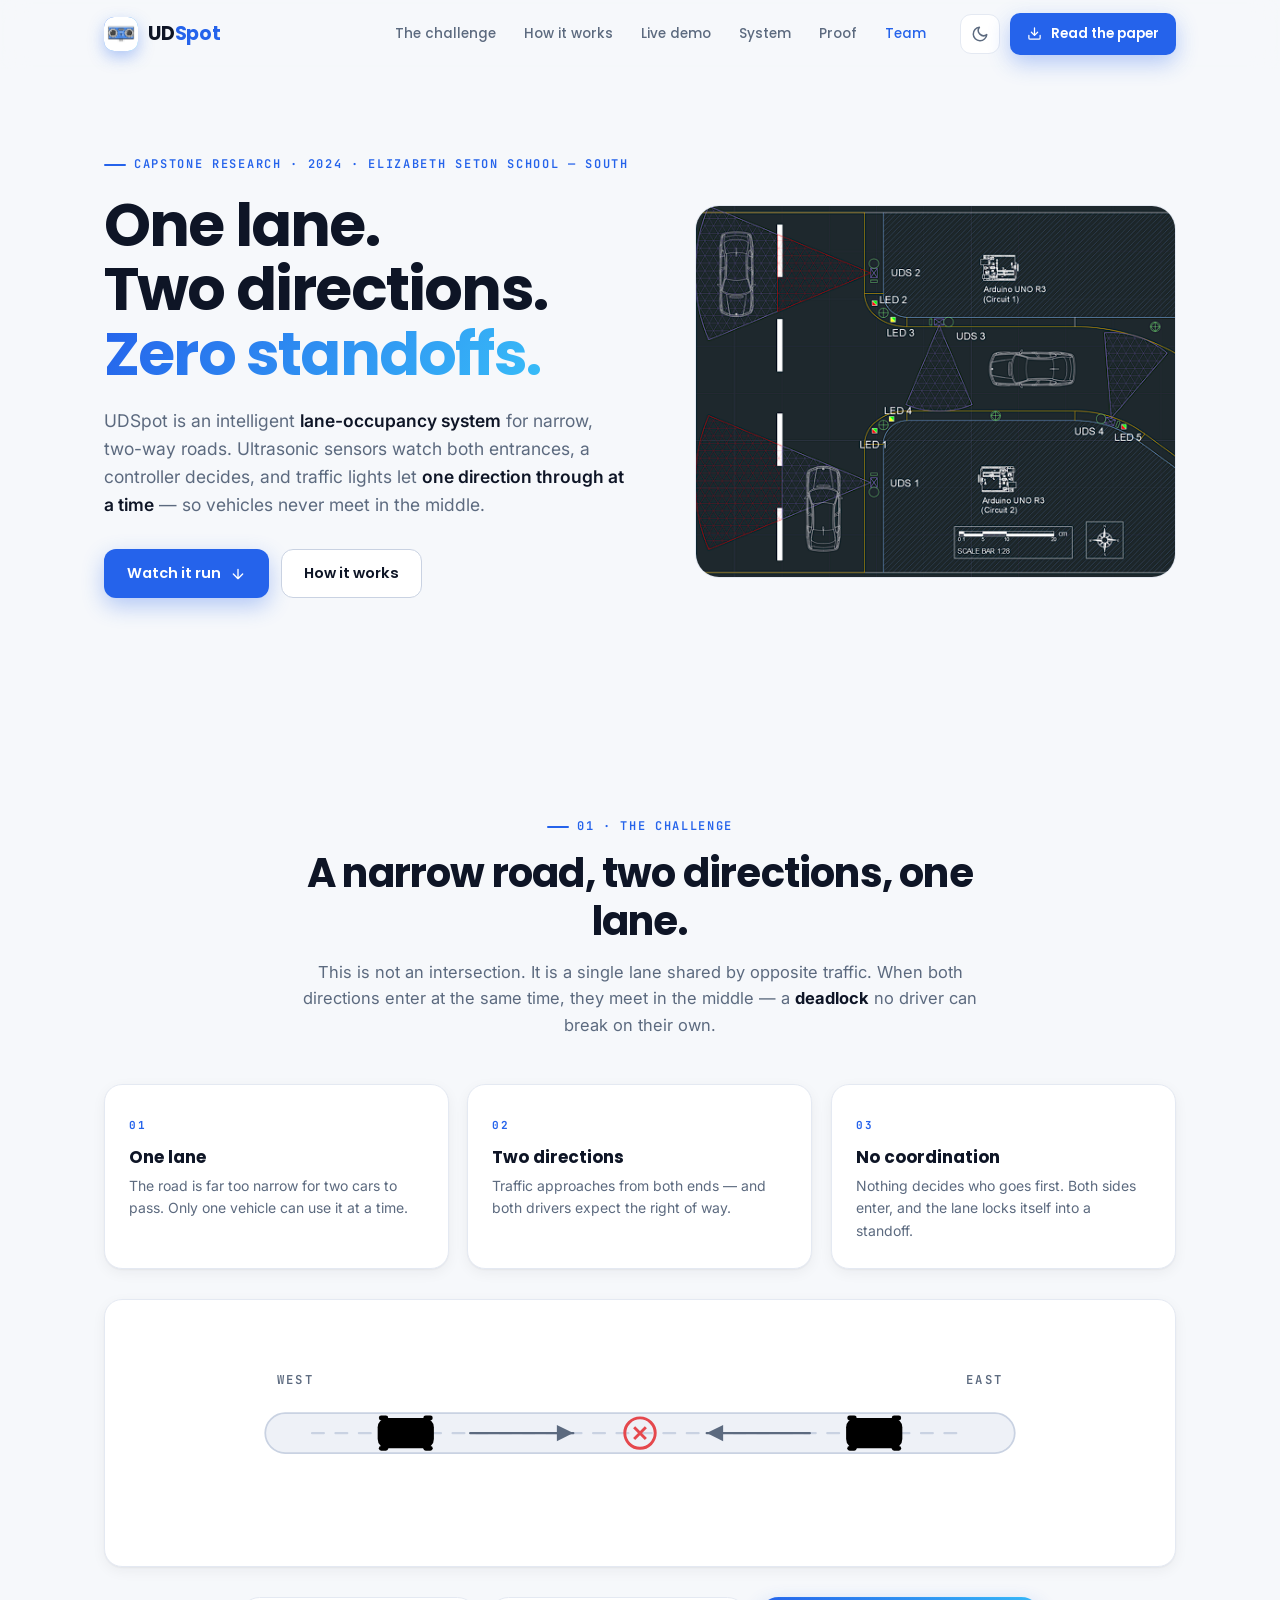
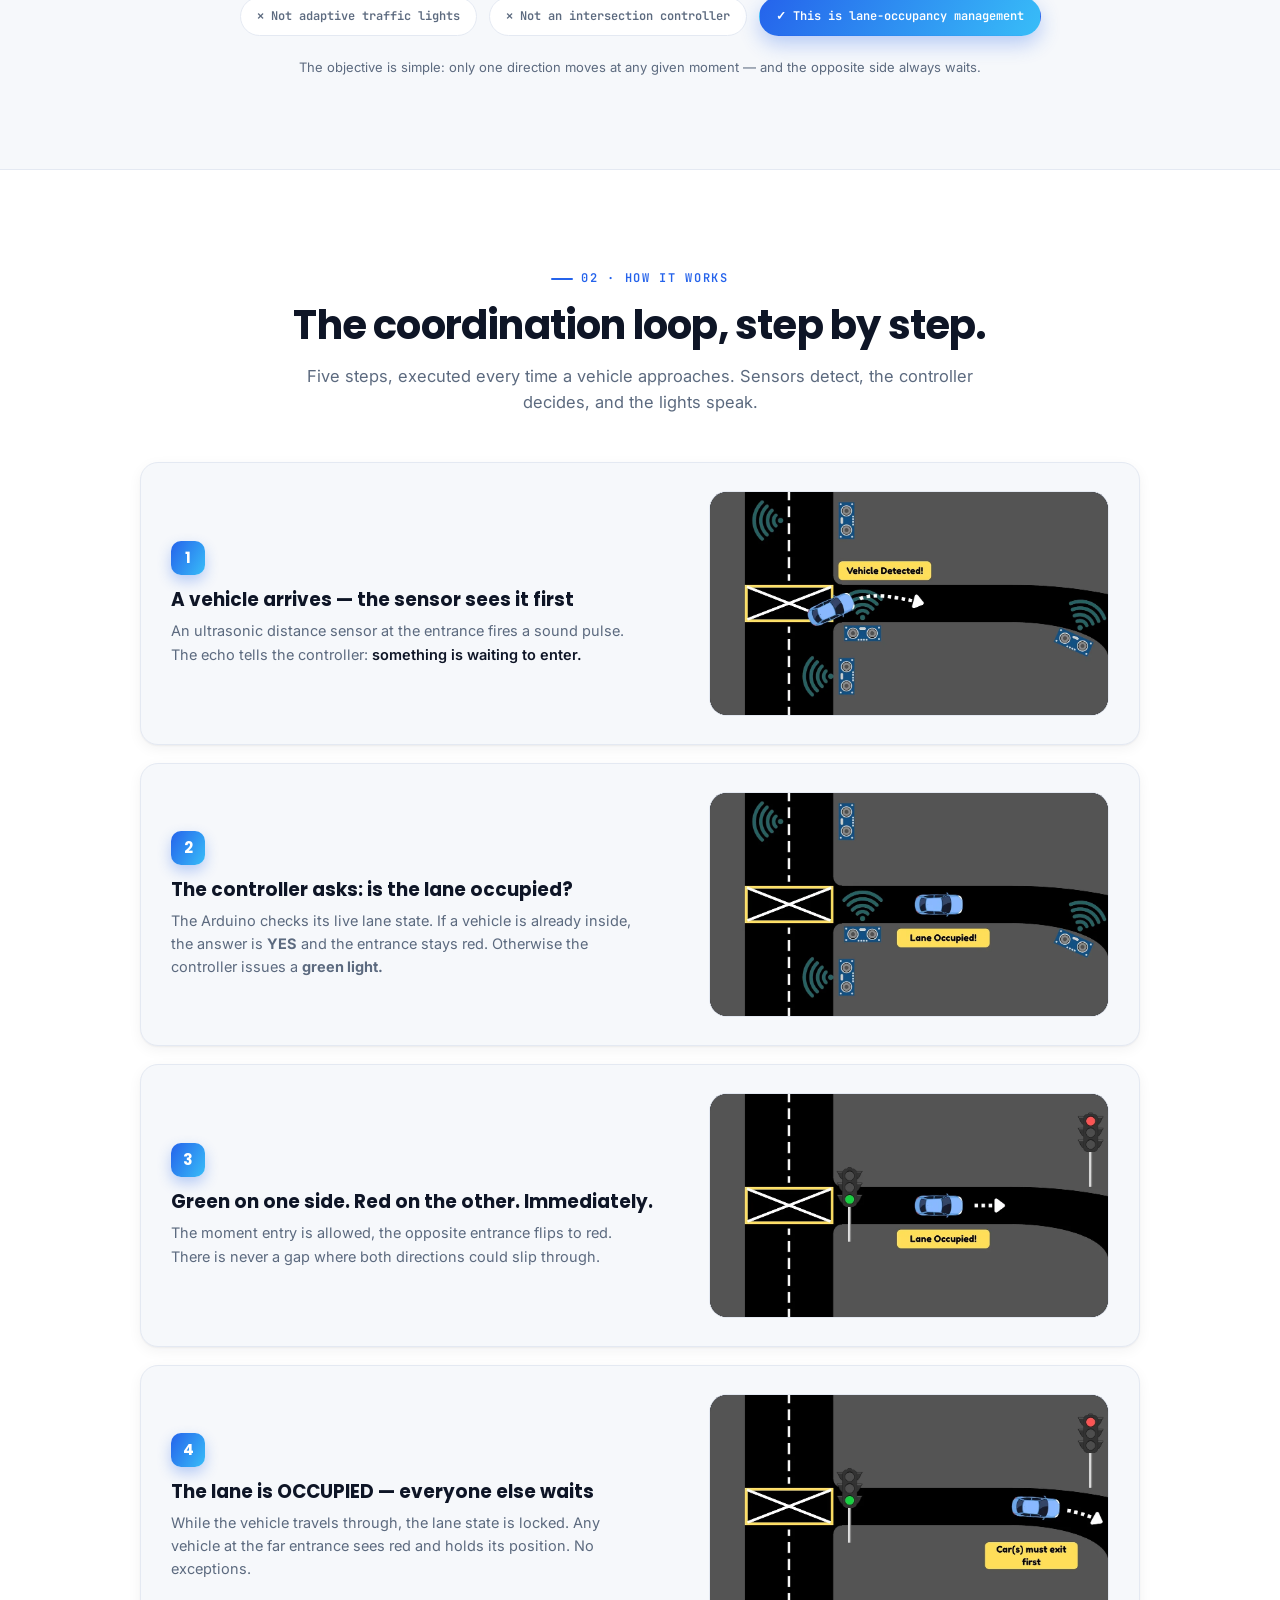
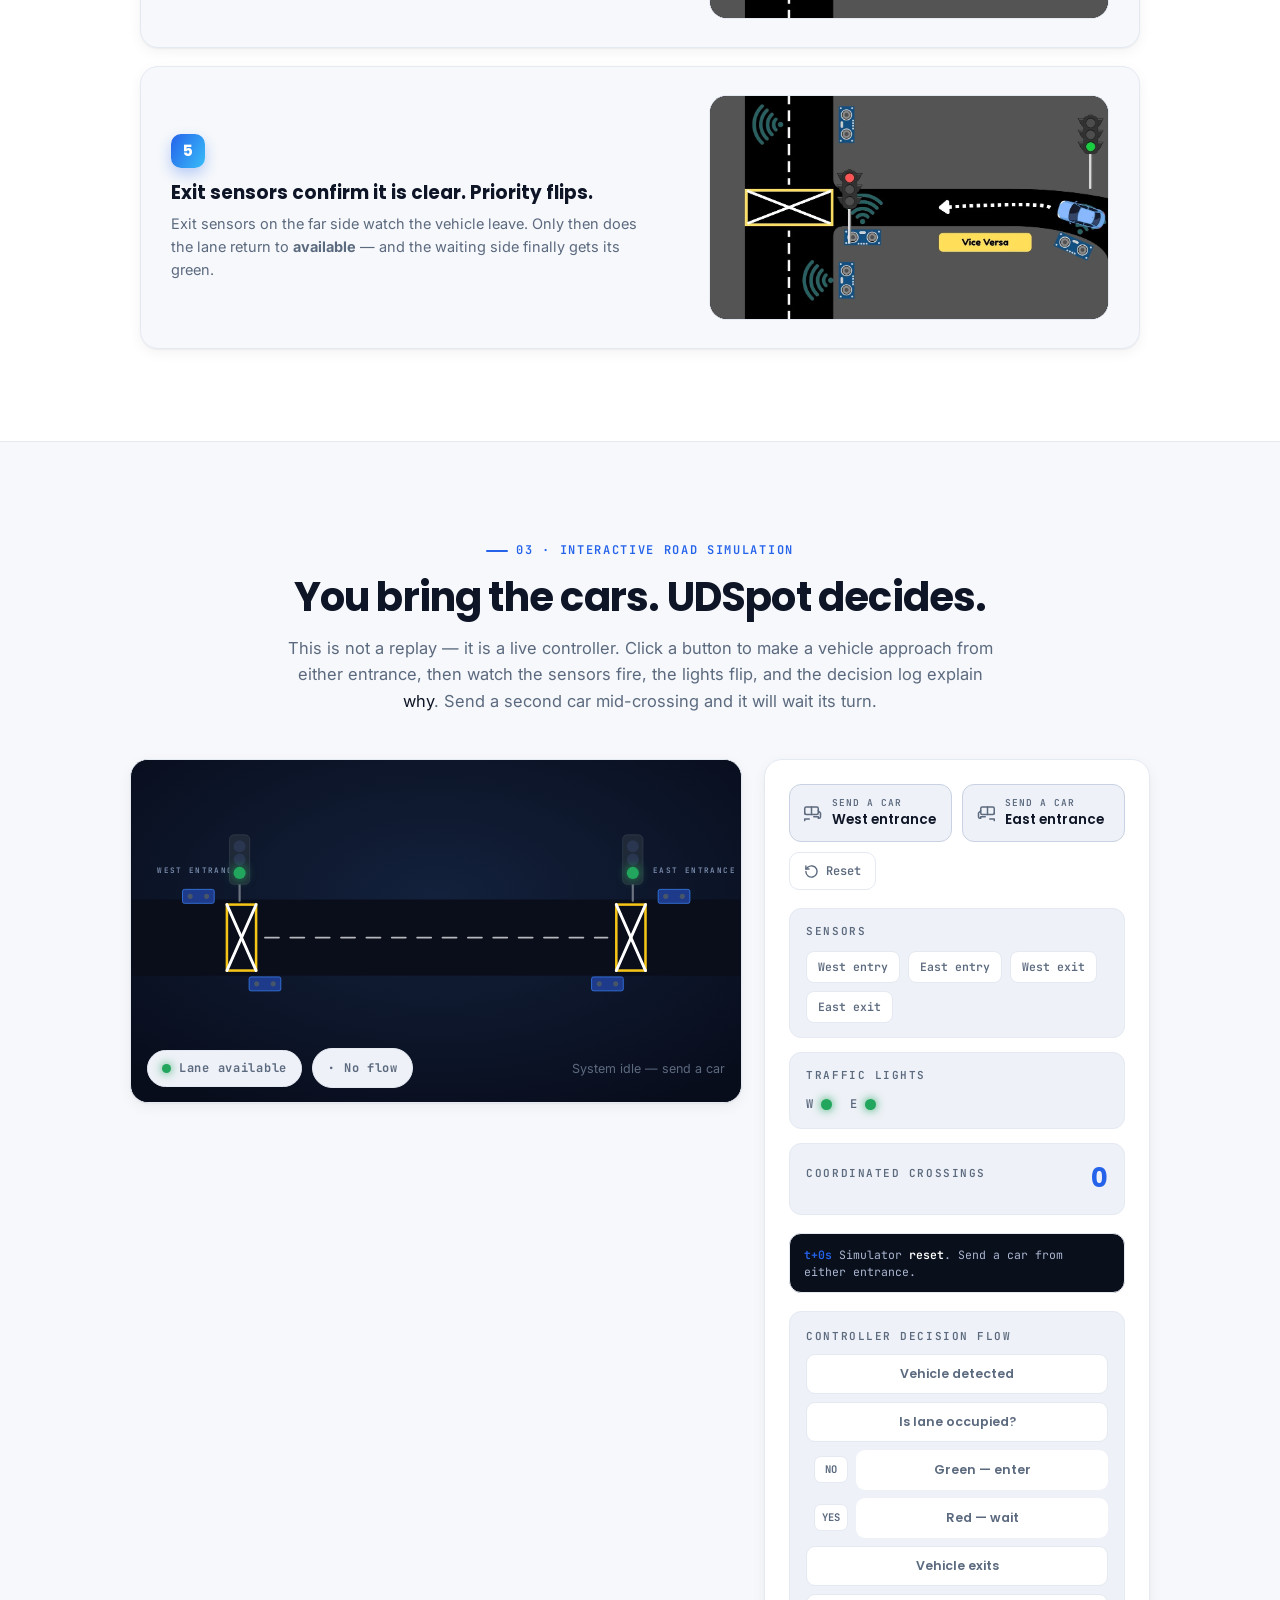
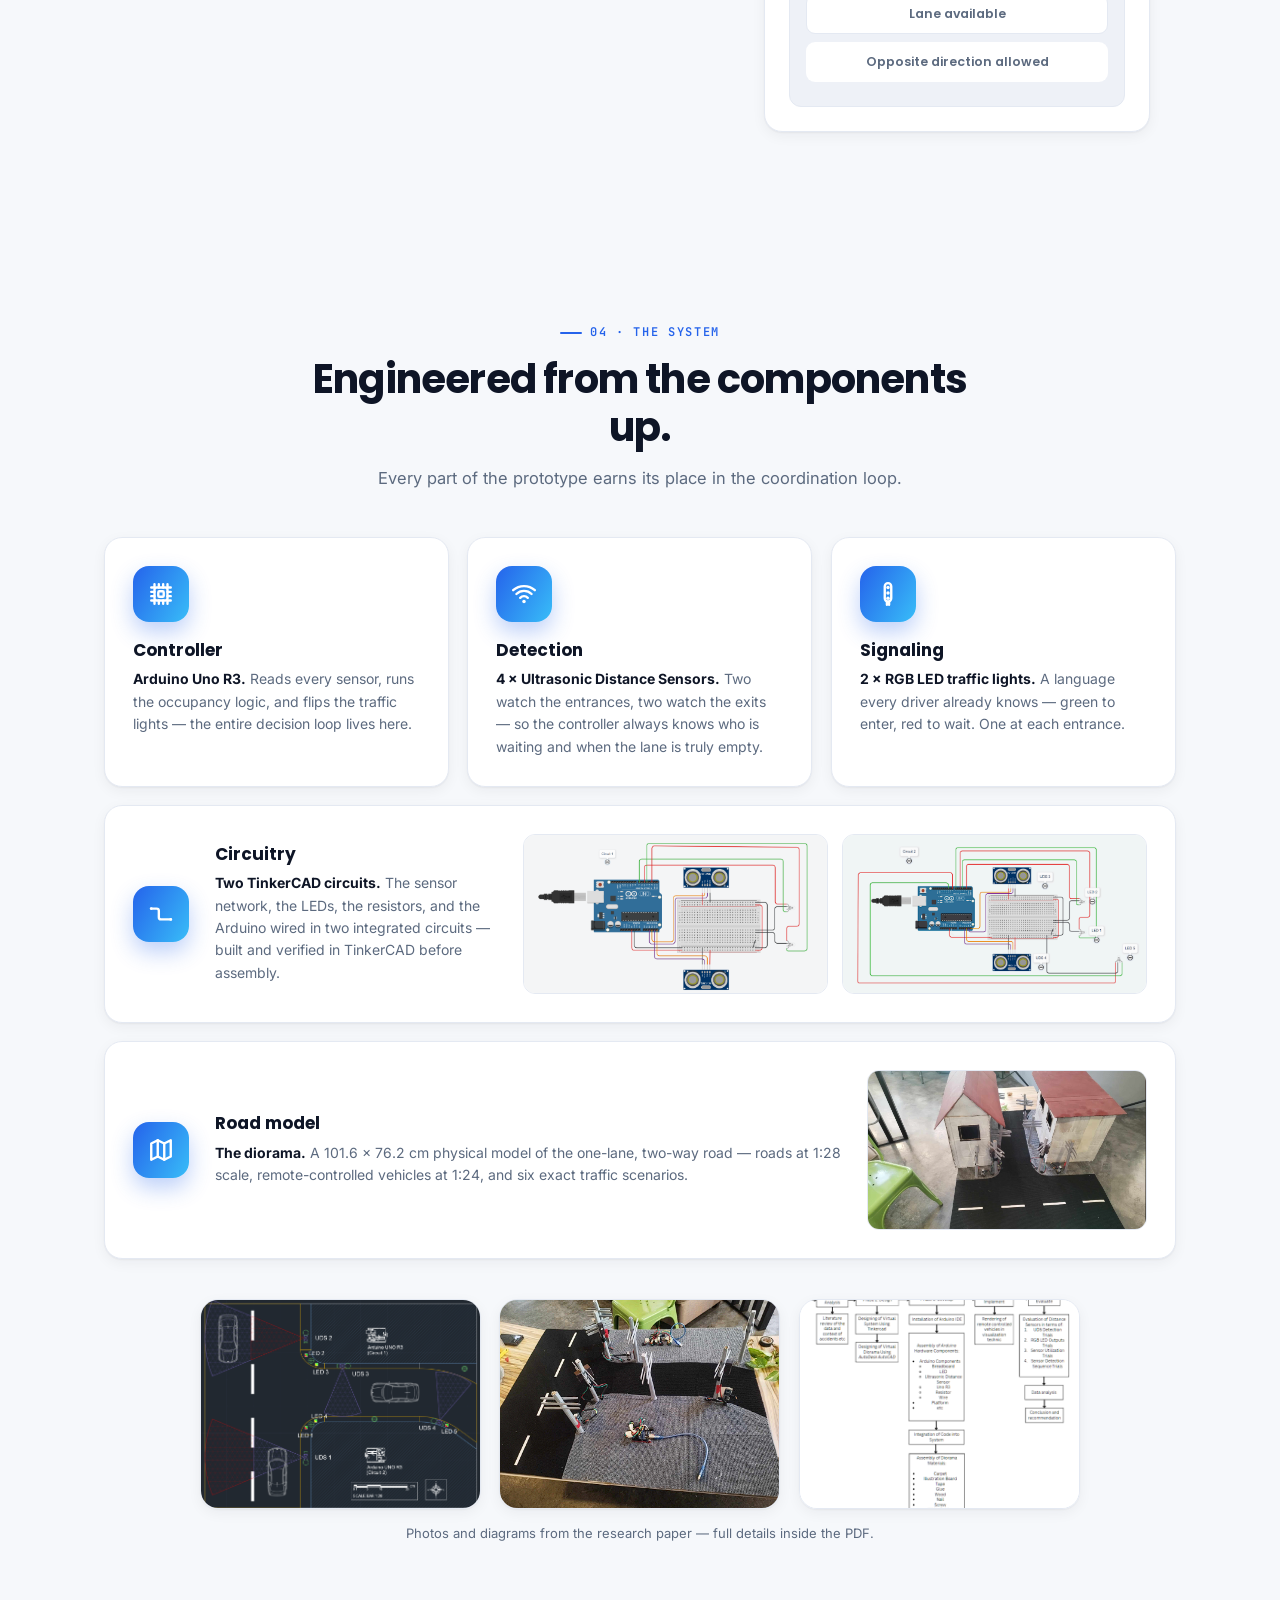
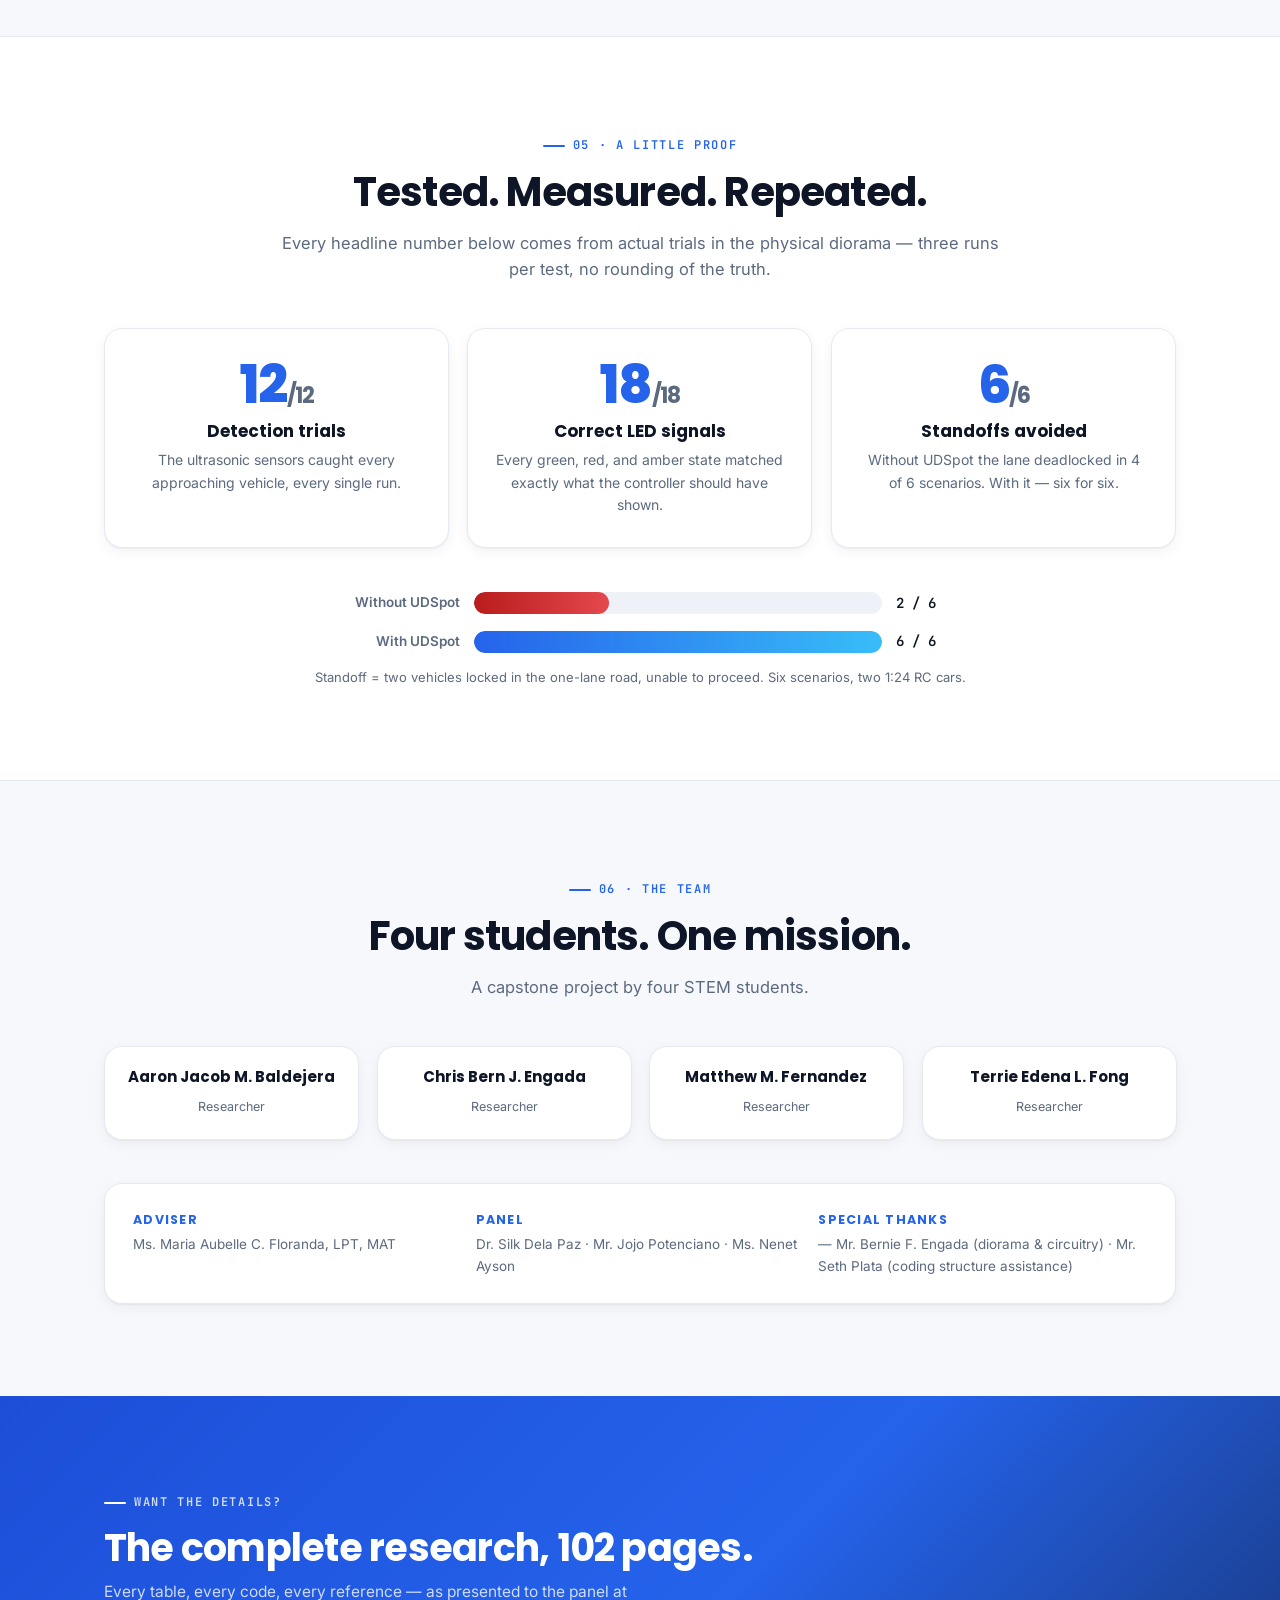
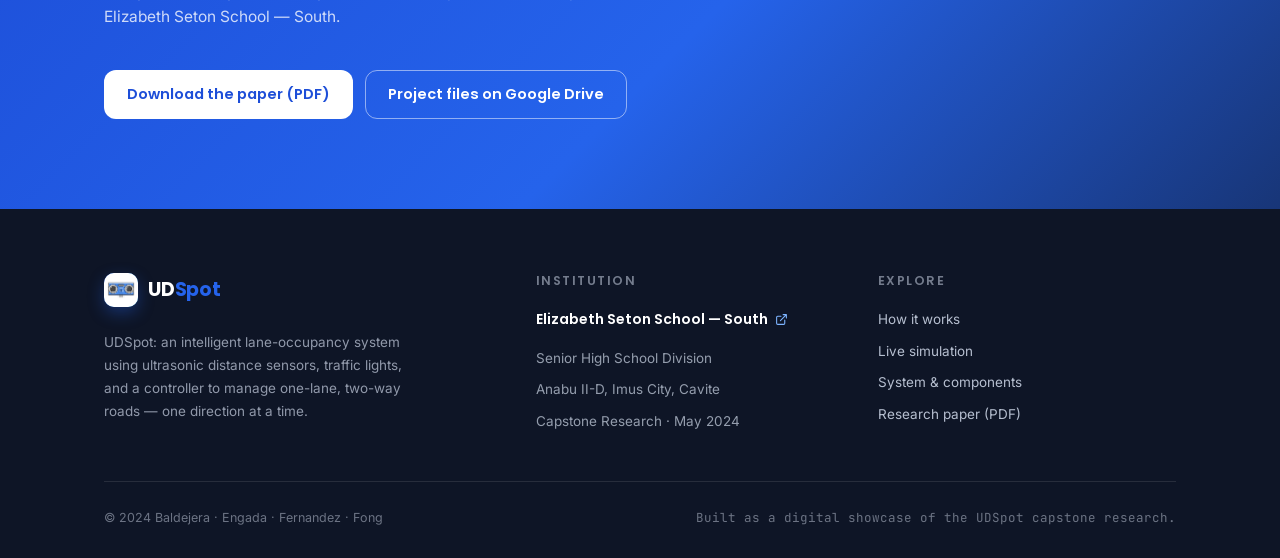
<file: index.html>
<!DOCTYPE html>
<html lang="en">
<head>
<meta charset="UTF-8">
<meta name="viewport" content="width=device-width, initial-scale=1.0">
<title>UDSpot — One lane. Two directions. Zero standoffs.</title>
<meta name="description" content="UDSpot is an intelligent lane-occupancy system: ultrasonic sensors watch both entrances of a one-lane, two-way road, a controller decides, and traffic lights let one direction through at a time.">
<meta name="theme-color" content="#0b1326">
<link rel="icon" href="data:image/svg+xml,%3Csvg xmlns='http://www.w3.org/2000/svg' viewBox='0 0 64 64'%3E%3Crect width='64' height='64' rx='14' fill='%232563eb'/%3E%3Ccircle cx='32' cy='32' r='18' fill='none' stroke='white' stroke-width='5' stroke-dasharray='4 10' stroke-linecap='round'/%3E%3Ccircle cx='32' cy='32' r='5' fill='white'/%3E%3C/svg%3E">
<link rel="preconnect" href="https://fonts.googleapis.com">
<link rel="preconnect" href="https://fonts.gstatic.com" crossorigin>
<link href="https://fonts.googleapis.com/css2?family=Poppins:wght@400;500;600;700;800&family=Inter:wght@400;500;600;700&family=JetBrains+Mono:wght@500;600&display=swap" rel="stylesheet">
<link rel="stylesheet" href="assets/css/styles.css">
</head>
<body>

<!-- ================= NAV ================= -->
<header class="site-header" id="siteHeader">
  <div class="container header-inner">
    <a class="brand" href="#top" aria-label="UDSpot — back to top">
      <span class="brand-mark" aria-hidden="true">
        <img src="assets/images/logo.png" alt="" class="brand-logo">
      </span>
      <span class="brand-name">UD<em>Spot</em></span>
    </a>

    <nav class="nav-links" aria-label="Primary">
      <a href="#challenge">The challenge</a>
      <a href="#how">How it works</a>
      <a href="#demo">Live demo</a>
      <a href="#system">System</a>
      <a href="#proof">Proof</a>
      <a href="#team">Team</a>
    </nav>

    <div class="nav-actions">
      <button class="icon-btn" id="themeToggle" aria-label="Toggle dark mode" title="Toggle dark mode">
        <svg class="theme-sun" viewBox="0 0 24 24" width="18" height="18" fill="none" stroke="currentColor" stroke-width="2" stroke-linecap="round"><circle cx="12" cy="12" r="4.4"/><path d="M12 2v2M12 20v2M4.9 4.9l1.4 1.4M17.7 17.7l1.4 1.4M2 12h2M20 12h2M4.9 19.1l1.4-1.4M17.7 6.3l1.4-1.4"/></svg>
        <svg class="theme-moon" viewBox="0 0 24 24" width="18" height="18" fill="none" stroke="currentColor" stroke-width="2" stroke-linecap="round" stroke-linejoin="round"><path d="M21 12.8A9 9 0 1 1 11.2 3a7 7 0 0 0 9.8 9.8z"/></svg>
      </button>
      <a class="btn btn-primary btn-sm" href="assets/docs/original-research.pdf" download>
        <svg viewBox="0 0 24 24" width="15" height="15" fill="none" stroke="currentColor" stroke-width="2" stroke-linecap="round" stroke-linejoin="round"><path d="M21 15v4a2 2 0 0 1-2 2H5a2 2 0 0 1-2-2v-4M7 10l5 5 5-5M12 15V3"/></svg>
        Read the paper
      </a>
      <button class="icon-btn menu-toggle" id="menuToggle" aria-label="Open menu" aria-expanded="false">
        <svg viewBox="0 0 24 24" width="20" height="20" fill="none" stroke="currentColor" stroke-width="2" stroke-linecap="round"><path d="M3 6h18M3 12h18M3 18h18"/></svg>
      </button>
    </div>
  </div>

  <div class="mobile-menu" id="mobileMenu" aria-hidden="true">
    <nav aria-label="Mobile">
      <a href="#challenge">The challenge</a>
      <a href="#how">How it works</a>
      <a href="#demo">Live demo</a>
      <a href="#system">System</a>
      <a href="#proof">Proof</a>
      <a href="#team">Team</a>
      <a class="btn btn-primary" href="assets/docs/original-research.pdf" download>Read the paper</a>
    </nav>
  </div>
</header>

<main id="top">

  <!-- ================= HERO ================= -->
  <section class="hero">
    <div class="container hero-inner">
      <div class="hero-copy reveal">
        <span class="eyebrow">Capstone Research · 2024 · Elizabeth Seton School — South</span>
        <h1>One lane.<br>Two directions.<br><span class="grad">Zero standoffs.</span></h1>
        <p class="hero-sub">UDSpot is an intelligent <strong>lane-occupancy system</strong> for narrow, two-way roads.
        Ultrasonic sensors watch both entrances, a controller decides, and traffic lights let <strong>one direction
        through at a time</strong> — so vehicles never meet in the middle.</p>
        <div class="hero-cta">
          <a class="btn btn-primary" href="#demo" data-scroll>
            Watch it run
            <svg viewBox="0 0 24 24" width="16" height="16" fill="none" stroke="currentColor" stroke-width="2" stroke-linecap="round" stroke-linejoin="round"><path d="M12 5v14M19 12l-7 7-7-7"/></svg>
          </a>
          <a class="btn btn-ghost" href="#how" data-scroll>How it works</a>
        </div>
      </div>

      <div class="hero-visual reveal reveal-delay-2">
        <img src="assets/images/hero.png" alt="The UDSpot road model with traffic lights and sensors installed" class="hero-photo">
      </div>
    </div>
  </section>

  <!-- ================= THE CHALLENGE ================= -->
  <section class="section" id="challenge">
    <div class="container">
      <div class="section-head reveal">
        <span class="eyebrow">01 · The challenge</span>
        <h2>A narrow road, two directions, one lane.</h2>
        <p class="lead reveal reveal-delay-1">This is not an intersection. It is a single lane shared by opposite
        traffic. When both directions enter at the same time, they meet in the middle — a <strong>deadlock</strong>
        no driver can break on their own.</p>
      </div>

      <div class="challenge-cards">
        <article class="ccard reveal">
          <span class="ccard-num">01</span>
          <h3>One lane</h3>
          <p>The road is far too narrow for two cars to pass. Only one vehicle can use it at a time.</p>
        </article>
        <article class="ccard reveal reveal-delay-1">
          <span class="ccard-num">02</span>
          <h3>Two directions</h3>
          <p>Traffic approaches from both ends — and both drivers expect the right of way.</p>
        </article>
        <article class="ccard reveal reveal-delay-2">
          <span class="ccard-num">03</span>
          <h3>No coordination</h3>
          <p>Nothing decides who goes first. Both sides enter, and the lane locks itself into a standoff.</p>
        </article>
      </div>

      <div class="standoff reveal" aria-hidden="true">
        <svg class="st-scene" viewBox="0 0 900 200" role="img" aria-label="A schematic of the deadlock: a single lane with a vehicle entering from each end and arrows pointing toward the center, where they collide">
          <defs>
            <g id="stCar">
              <rect class="body" x="-24" y="-13" width="48" height="26" rx="8"/>
              <rect class="glass" x="4" y="-10" width="9" height="20" rx="3"/>
              <rect class="glass" x="-17" y="-10" width="5" height="20" rx="2"/>
              <rect class="wheel" x="-23" y="-15" width="8" height="4" rx="2"/>
              <rect class="wheel" x="-23" y="11" width="8" height="4" rx="2"/>
              <rect class="wheel" x="15" y="-15" width="8" height="4" rx="2"/>
              <rect class="wheel" x="15" y="11" width="8" height="4" rx="2"/>
            </g>
          </defs>
          <text class="st-zone" x="140" y="58">WEST</text>
          <text class="st-zone" x="760" y="58" text-anchor="end">EAST</text>

          <rect class="st-lane" x="130" y="83" width="640" height="34" rx="17"/>
          <line class="st-center" x1="170" y1="100" x2="730" y2="100"/>

          <g class="st-car w" transform="translate(250,100)"><use href="#stCar"/></g>
          <g class="st-car e" transform="translate(650,100) scale(-1,1)"><use href="#stCar"/></g>

          <line class="st-arrow" x1="305" y1="100" x2="393" y2="100"/>
          <path class="st-arrowhead" d="M393 100 L379 93 L379 107 Z"/>
          <line class="st-arrow" x1="595" y1="100" x2="507" y2="100"/>
          <path class="st-arrowhead" d="M507 100 L521 93 L521 107 Z"/>

          <g class="st-x" transform="translate(450,100)">
            <circle r="13" fill="none"/>
            <path d="M-5 -5 L5 5 M5 -5 L-5 5"/>
          </g>
        </svg>
      </div>

      <div class="tags-strip reveal">
        <span class="tag no">✕ Not adaptive traffic lights</span>
        <span class="tag no">✕ Not an intersection controller</span>
        <span class="tag yes">✓ This is lane-occupancy management</span>
      </div>
      <p class="note reveal">The objective is simple: only one direction moves at any given moment — and the
      opposite side always waits.</p>
    </div>
  </section>

  <!-- ================= HOW IT WORKS ================= -->
  <section class="section section-alt" id="how">
    <div class="container">
      <div class="section-head reveal">
        <span class="eyebrow">02 · How it works</span>
        <h2>The coordination loop, step by step.</h2>
        <p class="lead reveal reveal-delay-1">Five steps, executed every time a vehicle approaches. Sensors detect,
        the controller decides, and the lights speak.</p>
      </div>

      <div class="journey">
        <article class="journey-item reveal">
          <div class="j-copy">
            <span class="j-num">1</span>
            <h3>A vehicle arrives — the sensor sees it first</h3>
            <p>An ultrasonic distance sensor at the entrance fires a sound pulse. The echo tells the controller:
            <em>something is waiting to enter.</em></p>
          </div>
          <figure class="j-visual">
            <img src="assets/images/step1-arrive.webp" alt="A vehicle arrives at the one-lane entrance as the ultrasonic sensor detects it first" width="1200" height="675" loading="lazy" decoding="async">
          </figure>
        </article>

        <article class="journey-item reveal">
          <div class="j-copy">
            <span class="j-num">2</span>
            <h3>The controller asks: is the lane occupied?</h3>
            <p>The Arduino checks its live lane state. If a vehicle is already inside, the answer is <strong>YES</strong>
            and the entrance stays red. Otherwise the controller issues a <strong>green light.</strong></p>
          </div>
          <figure class="j-visual">
            <img src="assets/images/step2-check.webp" alt="The controller asks whether the lane is occupied before issuing a green light" width="1200" height="675" loading="lazy" decoding="async">
          </figure>
        </article>

        <article class="journey-item reveal">
          <div class="j-copy">
            <span class="j-num">3</span>
            <h3>Green on one side. Red on the other. Immediately.</h3>
            <p>The moment entry is allowed, the opposite entrance flips to red. There is never a gap where both
            directions could slip through.</p>
          </div>
          <figure class="j-visual">
            <img src="assets/images/step3-green.webp" alt="Green light on one entrance while the opposite entrance is red, the moment entry is allowed" width="1200" height="675" loading="lazy" decoding="async">
          </figure>
        </article>

        <article class="journey-item reveal">
          <div class="j-copy">
            <span class="j-num">4</span>
            <h3>The lane is OCCUPIED — everyone else waits</h3>
            <p>While the vehicle travels through, the lane state is locked. Any vehicle at the far entrance sees red
            and holds its position. No exceptions.</p>
          </div>
          <figure class="j-visual">
            <img src="assets/images/step4-occupied.webp" alt="The lane is occupied, so vehicles on the far entrance hold at red until it clears" width="1200" height="675" loading="lazy" decoding="async">
          </figure>
        </article>

        <article class="journey-item reveal">
          <div class="j-copy">
            <span class="j-num">5</span>
            <h3>Exit sensors confirm it is clear. Priority flips.</h3>
            <p>Exit sensors on the far side watch the vehicle leave. Only then does the lane return to
            <strong>available</strong> — and the waiting side finally gets its green.</p>
          </div>
          <figure class="j-visual">
            <img src="assets/images/step5-release.webp" alt="Exit sensors confirm the lane is clear as priority flips to the waiting side" width="1200" height="675" loading="lazy" decoding="async">
          </figure>
        </article>
      </div>
    </div>
  </section>

  <!-- ================= LIVE DEMO ================= -->
  <section class="section" id="demo">
    <div class="container">
      <div class="section-head reveal">
        <span class="eyebrow">03 · Interactive road simulation</span>
        <h2>You bring the cars. UDSpot decides.</h2>
        <p class="lead reveal reveal-delay-1">This is not a replay — it is a live controller. Click a button to make a
        vehicle approach from either entrance, then watch the sensors fire, the lights flip, and the decision log
        explain <em>why</em>. Send a second car mid-crossing and it will wait its turn.</p>
      </div>

      <div class="sim reveal reveal-delay-1">
        <div class="sim-stage">
          <svg class="sim-scene" viewBox="0 0 960 540" preserveAspectRatio="xMidYMid meet" aria-label="Interactive simulation of the UDSpot lane-occupancy system: a one-lane two-way road with 4 ultrasonic sensors, 2 traffic lights, and a vehicle traveling through the lane">
            <defs>
              <radialGradient id="sceneBg" cx="50%" cy="40%" r="70%">
                <stop offset="0%" stop-color="#13213c"/>
                <stop offset="100%" stop-color="#080d1c"/>
              </radialGradient>
              <filter id="lightGlow" x="-100%" y="-100%" width="300%" height="300%">
                <feGaussianBlur stdDeviation="4" result="blur"/>
                <feMerge><feMergeNode in="blur"/><feMergeNode in="SourceGraphic"/></feMerge>
              </filter>
            </defs>

            <rect class="scene-bg" width="960" height="540" fill="url(#sceneBg)"/>

            <!-- the one-lane road -->
            <rect class="road" x="0" y="220" width="960" height="120"/>
            <line class="road-dash" x1="210" y1="280" x2="750" y2="280" stroke="#fff" stroke-width="3" stroke-dasharray="22 18" stroke-linecap="round"/>

            <!-- entrance labels -->
            <text class="zone-label" x="40" y="178">WEST ENTRANCE</text>
            <text class="zone-label" x="822" y="178">EAST ENTRANCE</text>

            <!-- stop lines (yellow bordered boxes with X, chapter 2 style) -->
            <g class="stop-line">
              <rect x="150" y="228" width="46" height="104" fill="none" stroke="#f5c518" stroke-width="4"/>
              <line x1="150" y1="228" x2="196" y2="332" stroke="#fff" stroke-width="4.5" stroke-linecap="round"/>
              <line x1="196" y1="228" x2="150" y2="332" stroke="#fff" stroke-width="4.5" stroke-linecap="round"/>
            </g>
            <g class="stop-line">
              <rect x="764" y="228" width="46" height="104" fill="none" stroke="#f5c518" stroke-width="4"/>
              <line x1="764" y1="228" x2="810" y2="332" stroke="#fff" stroke-width="4.5" stroke-linecap="round"/>
              <line x1="810" y1="228" x2="764" y2="332" stroke="#fff" stroke-width="4.5" stroke-linecap="round"/>
            </g>

            <!-- traffic lights -->
            <g class="traffic-light green" id="lightW">
              <line class="tl-pole" x1="170" y1="120" x2="170" y2="222"/>
              <rect class="tl-body" x="154" y="118" width="32" height="78" rx="7"/>
              <circle class="tl-bulb tl-red" cx="170" cy="136" r="9.5"/>
              <circle class="tl-bulb tl-amber" cx="170" cy="157" r="9.5"/>
              <circle class="tl-bulb tl-green" cx="170" cy="178" r="9.5"/>
            </g>
            <g class="traffic-light green" id="lightE">
              <line class="tl-pole" x1="790" y1="120" x2="790" y2="222"/>
              <rect class="tl-body" x="774" y="118" width="32" height="78" rx="7"/>
              <circle class="tl-bulb tl-red" cx="790" cy="136" r="9.5"/>
              <circle class="tl-bulb tl-amber" cx="790" cy="157" r="9.5"/>
              <circle class="tl-bulb tl-green" cx="790" cy="178" r="9.5"/>
            </g>

            <!-- 4 sensors (HC-SR04 style) with sonar pings -->
            <g class="sensor" id="sensorWEn">
              <rect class="sensor-body" x="80" y="204" width="50" height="22" rx="3"/>
              <circle class="sensor-eye" cx="92" cy="215" r="4"/>
              <circle class="sensor-eye" cx="118" cy="215" r="4"/>
              <g class="pings">
                <circle class="ping" cx="105" cy="215" r="8" fill="none" stroke="#14b8a6" stroke-width="2.5"/>
                <circle class="ping p2" cx="105" cy="215" r="8" fill="none" stroke="#14b8a6" stroke-width="2.5"/>
                <circle class="ping p3" cx="105" cy="215" r="8" fill="none" stroke="#14b8a6" stroke-width="2.5"/>
              </g>
            </g>
            <g class="sensor" id="sensorEEn">
              <rect class="sensor-body" x="830" y="204" width="50" height="22" rx="3"/>
              <circle class="sensor-eye" cx="842" cy="215" r="4"/>
              <circle class="sensor-eye" cx="868" cy="215" r="4"/>
              <g class="pings">
                <circle class="ping" cx="855" cy="215" r="8" fill="none" stroke="#14b8a6" stroke-width="2.5"/>
                <circle class="ping p2" cx="855" cy="215" r="8" fill="none" stroke="#14b8a6" stroke-width="2.5"/>
                <circle class="ping p3" cx="855" cy="215" r="8" fill="none" stroke="#14b8a6" stroke-width="2.5"/>
              </g>
            </g>
            <g class="sensor" id="sensorWEx">
              <rect class="sensor-body" x="185" y="342" width="50" height="22" rx="3"/>
              <circle class="sensor-eye" cx="197" cy="353" r="4"/>
              <circle class="sensor-eye" cx="223" cy="353" r="4"/>
              <g class="pings">
                <circle class="ping" cx="210" cy="353" r="8" fill="none" stroke="#14b8a6" stroke-width="2.5"/>
                <circle class="ping p2" cx="210" cy="353" r="8" fill="none" stroke="#14b8a6" stroke-width="2.5"/>
                <circle class="ping p3" cx="210" cy="353" r="8" fill="none" stroke="#14b8a6" stroke-width="2.5"/>
              </g>
            </g>
            <g class="sensor" id="sensorEEx">
              <rect class="sensor-body" x="725" y="342" width="50" height="22" rx="3"/>
              <circle class="sensor-eye" cx="737" cy="353" r="4"/>
              <circle class="sensor-eye" cx="763" cy="353" r="4"/>
              <g class="pings">
                <circle class="ping" cx="750" cy="353" r="8" fill="none" stroke="#14b8a6" stroke-width="2.5"/>
                <circle class="ping p2" cx="750" cy="353" r="8" fill="none" stroke="#14b8a6" stroke-width="2.5"/>
                <circle class="ping p3" cx="750" cy="353" r="8" fill="none" stroke="#14b8a6" stroke-width="2.5"/>
              </g>
            </g>

            <!-- vehicles (driven by the interactive controller) -->
            <g class="sim-car" id="carW">
              <ellipse class="car-shadow" cx="0" cy="14" rx="24" ry="4" fill="rgba(0,0,0,0.4)"/>
              <rect class="car-body" x="-22" y="-12" width="44" height="24" rx="6"/>
              <rect class="car-roof" x="-14" y="-8" width="28" height="14" rx="3" fill="rgba(255,255,255,0.85)"/>
              <circle class="car-wheel" cx="-13" cy="12" r="3.5"/>
              <circle class="car-wheel" cx="13" cy="12" r="3.5"/>
            </g>
            <g class="sim-car" id="carE">
              <ellipse class="car-shadow" cx="0" cy="14" rx="24" ry="4" fill="rgba(0,0,0,0.4)"/>
              <rect class="car-body" x="-22" y="-12" width="44" height="24" rx="6"/>
              <rect class="car-roof" x="-14" y="-8" width="28" height="14" rx="3" fill="rgba(255,255,255,0.85)"/>
              <circle class="car-wheel" cx="-13" cy="12" r="3.5"/>
              <circle class="car-wheel" cx="13" cy="12" r="3.5"/>
            </g>

            <!-- callout label (yellow, chapter 2 style) -->
            <g class="callout" id="callout" opacity="0">
              <rect class="callout-bg" x="330" y="48" width="300" height="52" rx="14"/>
              <text class="callout-text" id="calloutText" x="480" y="80" text-anchor="middle">Vehicle Detected!</text>
            </g>
          </svg>

          <div class="sim-status">
            <span class="occ-pill" id="occPill"><i></i><b id="occText">Lane available</b></span>
            <span class="flow-pill" id="flowPill"><i id="flowArrow"></i><b id="flowText">No flow</b></span>
            <span class="state-readout" id="stateReadout">System idle — send a car</span>
          </div>
        </div>

        <aside class="sim-panel">
          <div class="sim-controls">
            <button class="act-btn act-west" id="btnWest" aria-label="Make a vehicle approach from the west entrance">
              <svg viewBox="0 0 24 24" width="18" height="18" fill="none" stroke="currentColor" stroke-width="2" stroke-linecap="round" stroke-linejoin="round"><rect x="1" y="4" width="18" height="10" rx="2"/><path d="M10 4v10M19 9l3 3v5a2 2 0 0 1-2 2h-1v-2h-6M1 12l-3 3v5a2 2 0 0 0 2 2h1v-2h6"/></svg>
              <span><small>Send a car</small>West entrance</span>
            </button>
            <button class="act-btn act-east" id="btnEast" aria-label="Make a vehicle approach from the east entrance">
              <svg viewBox="0 0 24 24" width="18" height="18" fill="none" stroke="currentColor" stroke-width="2" stroke-linecap="round" stroke-linejoin="round"><rect x="5" y="4" width="18" height="10" rx="2"/><path d="M14 4v10M5 9l-3 3v5a2 2 0 0 0 2 2h1v-2h6M23 12l3 3v5a2 2 0 0 1-2 2h-1v-2h-6"/></svg>
              <span><small>Send a car</small>East entrance</span>
            </button>
            <button class="act-reset" id="btnReset" aria-label="Reset the simulation">
              <svg viewBox="0 0 24 24" width="15" height="15" fill="none" stroke="currentColor" stroke-width="2.2" stroke-linecap="round" stroke-linejoin="round"><path d="M3 12a9 9 0 1 0 3-6.7L3 8"/><path d="M3 3v5h5"/></svg>
              Reset
            </button>
          </div>

          <div class="sim-readouts">
            <div class="readout">
              <span class="mini-label">Sensors</span>
              <div class="sensor-chips">
                <span class="s-chip" id="chipWIn">West entry</span>
                <span class="s-chip" id="chipEIn">East entry</span>
                <span class="s-chip" id="chipWEx">West exit</span>
                <span class="s-chip" id="chipEEx">East exit</span>
              </div>
            </div>
            <div class="readout">
              <span class="mini-label">Traffic lights</span>
              <div class="light-state">
                <span class="mini-gate">W <i id="wDot" class="dot green on"></i></span>
                <span class="mini-gate">E <i id="eDot" class="dot green on"></i></span>
              </div>
            </div>
            <div class="readout readout-count">
              <span class="mini-label">Coordinated crossings</span>
              <strong id="crossCount">0</strong>
            </div>
          </div>

          <div class="sim-log" id="simLog" role="log" aria-live="polite" aria-label="Controller decision log"></div>

          <div class="decision" id="decTree" aria-label="Controller decision flow">
            <span class="mini-label">Controller decision flow</span>
            <div class="dt-node" data-node="detect">Vehicle detected</div>
            <div class="dt-node" data-node="occupied">Is lane occupied?</div>
            <div class="dt-branch b-no" data-node="no"><span>NO</span><div class="dt-node green" data-node="green">Green — enter</div></div>
            <div class="dt-branch b-yes" data-node="yes"><span>YES</span><div class="dt-node red" data-node="red">Red — wait</div></div>
            <div class="dt-node" data-node="exit">Vehicle exits</div>
            <div class="dt-node" data-node="free">Lane available</div>
            <div class="dt-node blue" data-node="opposite">Opposite direction allowed</div>
          </div>
        </aside>
      </div>
    </div>
  </section>

  <!-- ================= SYSTEM / COMPONENTS ================= -->
  <section class="section" id="system">
    <div class="container">
      <div class="section-head reveal">
        <span class="eyebrow">04 · The system</span>
        <h2>Engineered from the components up.</h2>
        <p class="lead reveal reveal-delay-1">Every part of the prototype earns its place in the coordination loop.</p>
      </div>

      <div class="comp-grid">
        <article class="comp reveal">
          <span class="comp-icon icon-cpu" aria-hidden="true">
            <svg viewBox="0 0 24 24" fill="none" stroke="currentColor" stroke-width="2.2" stroke-linecap="round" stroke-linejoin="round"><rect x="6" y="6" width="12" height="12" rx="2"/><rect x="9.5" y="9.5" width="5" height="5" rx="1"/><path d="M6 3v3M6 18v3M10 3v3M10 18v3M14 3v3M14 18v3M18 3v3M18 18v3M3 6h3M18 6h3M3 10h3M18 10h3M3 14h3M18 14h3M3 18h3M18 18h3"/></svg>
          </span>
          <h3>Controller</h3>
          <p><strong>Arduino Uno R3.</strong> Reads every sensor, runs the occupancy logic, and flips the traffic
          lights — the entire decision loop lives here.</p>
        </article>

        <article class="comp reveal reveal-delay-1">
          <span class="comp-icon icon-wifi" aria-hidden="true">
            <svg viewBox="0 0 24 24" fill="none" stroke="currentColor" stroke-width="2.2" stroke-linecap="round" stroke-linejoin="round"><path d="M2 8.5a15 15 0 0 1 20 0"/><path d="M5 12a10 10 0 0 1 14 0"/><path d="M8.5 15.5a5 5 0 0 1 7 0"/><circle cx="12" cy="19" r="1.6" fill="currentColor" stroke="none"/></svg>
          </span>
          <h3>Detection</h3>
          <p><strong>4 × Ultrasonic Distance Sensors.</strong> Two watch the entrances, two watch the exits — so the
          controller always knows who is waiting and when the lane is truly empty.</p>
        </article>

        <article class="comp reveal reveal-delay-2">
          <span class="comp-icon icon-light" aria-hidden="true">
            <svg viewBox="0 0 24 24" fill="none" stroke="currentColor" stroke-width="2.2" stroke-linecap="round"><rect x="9" y="2" width="6" height="17" rx="3"/><circle cx="12" cy="6" r="1.6" fill="currentColor" stroke="none"/><circle cx="12" cy="11" r="1.6" fill="currentColor" stroke="none"/><circle cx="12" cy="16" r="1.6" fill="currentColor" stroke="none"/><path d="M11 19v3M13 19v3"/></svg>
          </span>
          <h3>Signaling</h3>
          <p><strong>2 × RGB LED traffic lights.</strong> A language every driver already knows — green to enter,
          red to wait. One at each entrance.</p>
        </article>

        <article class="comp comp-wide reveal">
          <span class="comp-icon icon-wire" aria-hidden="true">
            <svg viewBox="0 0 24 24" fill="none" stroke="currentColor" stroke-width="2.2" stroke-linecap="round" stroke-linejoin="round"><path d="M3 7h5a2 2 0 0 1 2 2v6a2 2 0 0 0 2 2h9"/><circle cx="3" cy="7" r="1.3" fill="currentColor" stroke="none"/><circle cx="21" cy="17" r="1.3" fill="currentColor" stroke="none"/></svg>
          </span>
          <div class="comp-body">
            <h3>Circuitry</h3>
            <p><strong>Two TinkerCAD circuits.</strong> The sensor network, the LEDs, the resistors, and the
            Arduino wired in two integrated circuits — built and verified in TinkerCAD before assembly.</p>
          </div>
          <div class="comp-gallery">
            <figure class="reveal"><img src="assets/images/fig3-circuit1.png" alt="The TinkerCAD design of Circuit 1" data-lb="Circuit 1 designed on TinkerCAD" data-gallery="circuits"></figure>
            <figure class="reveal reveal-delay-1"><img src="assets/images/circuit2.png" alt="The TinkerCAD design of Circuit 2" data-lb="Circuit 2 designed on TinkerCAD" data-gallery="circuits"></figure>
          </div>
        </article>

        <article class="comp comp-wide reveal reveal-delay-1">
          <span class="comp-icon icon-map" aria-hidden="true">
            <svg viewBox="0 0 24 24" fill="none" stroke="currentColor" stroke-width="2.2" stroke-linecap="round" stroke-linejoin="round"><path d="M3 6l6-3 6 3 6-3v15l-6 3-6-3-6 3z"/><path d="M9 3v15M15 6v15"/></svg>
          </span>
          <div class="comp-body">
            <h3>Road model</h3>
            <p><strong>The diorama.</strong> A 101.6 × 76.2 cm physical model of the one-lane, two-way road —
            roads at 1:28 scale, remote-controlled vehicles at 1:24, and six exact traffic scenarios.</p>
          </div>
          <img class="comp-img" src="assets/images/fig9-diorama1.png" alt="The UDSpot diorama road model" data-lb="The diorama — one-lane, two-way road with the full system installed">
        </article>
      </div>

      <div class="gallery">
        <figure class="reveal"><img src="assets/images/fig14-layout.png" alt="Positions and labels of sensors, LEDs, and circuits" data-lb="Positions and labels of the UDS sensors, LEDs, and circuits" data-gallery="paper"></figure>
        <figure class="reveal reveal-delay-1"><img src="assets/images/picture-2.png" alt="Photo of the road model with the system installed" data-lb="The UDSpot system installed on the road model" data-gallery="paper"></figure>
        <figure class="reveal reveal-delay-2"><img src="assets/images/schematic.png" alt="Schematic diagram of the UDSpot circuits" data-lb="Schematic diagram of the circuitry" data-gallery="paper"></figure>
      </div>
      <p class="note reveal">Photos and diagrams from the research paper — full details inside the PDF.</p>
    </div>
  </section>

  <!-- ================= PROOF ================= -->
  <section class="section section-alt" id="proof">
    <div class="container">
      <div class="section-head reveal">
        <span class="eyebrow">05 · A little proof</span>
        <h2>Tested. Measured. Repeated.</h2>
        <p class="lead reveal reveal-delay-1">Every headline number below comes from actual trials in the physical
        diorama — three runs per test, no rounding of the truth.</p>
      </div>

      <div class="proof-grid">
        <div class="proof-card reveal">
          <span class="proof-num">12<span class="proof-suf">/12</span></span>
          <h3>Detection trials</h3>
          <p>The ultrasonic sensors caught every approaching vehicle, every single run.</p>
        </div>
        <div class="proof-card reveal reveal-delay-1">
          <span class="proof-num">18<span class="proof-suf">/18</span></span>
          <h3>Correct LED signals</h3>
          <p>Every green, red, and amber state matched exactly what the controller should have shown.</p>
        </div>
        <div class="proof-card reveal reveal-delay-2">
          <span class="proof-num">6<span class="proof-suf">/6</span></span>
          <h3>Standoffs avoided</h3>
          <p>Without UDSpot the lane deadlocked in 4 of 6 scenarios. With it — six for six.</p>
        </div>
      </div>

      <div class="bars reveal">
        <div class="bar-row">
          <span class="bar-label">Without UDSpot</span>
          <span class="bar-track bad"><span class="bar-fill" data-w="33%" style="width:33%"></span></span>
          <span class="bar-val">2 / 6</span>
        </div>
        <div class="bar-row">
          <span class="bar-label">With UDSpot</span>
          <span class="bar-track good"><span class="bar-fill" data-w="100%" style="width:100%"></span></span>
          <span class="bar-val">6 / 6</span>
        </div>
      </div>
      <p class="note reveal">Standoff = two vehicles locked in the one-lane road, unable to proceed. Six scenarios,
      two 1:24 RC cars.</p>
    </div>
  </section>

  <!-- ================= TEAM ================= -->
  <section class="section" id="team">
    <div class="container">
      <div class="section-head reveal">
        <span class="eyebrow">06 · The team</span>
        <h2>Four students. One mission.</h2>
        <p class="lead reveal reveal-delay-1">A capstone project by four STEM students.</p>
      </div>

      <div class="team">
        <figure class="member reveal">
          <figcaption><strong>Aaron Jacob M. Baldejera</strong><span>Researcher</span></figcaption>
        </figure>
        <figure class="member reveal reveal-delay-1">
          <figcaption><strong>Chris Bern J. Engada</strong><span>Researcher</span></figcaption>
        </figure>
        <figure class="member reveal reveal-delay-2">
          <figcaption><strong>Matthew M. Fernandez</strong><span>Researcher</span></figcaption>
        </figure>
        <figure class="member reveal reveal-delay-3">
          <figcaption><strong>Terrie Edena L. Fong</strong><span>Researcher</span></figcaption>
        </figure>
      </div>

      <div class="credits reveal">
        <p><strong>Adviser</strong> Ms. Maria Aubelle C. Floranda, LPT, MAT</p>
        <p><strong>Panel</strong> Dr. Silk Dela Paz · Mr. Jojo Potenciano · Ms. Nenet Ayson</p>
        <p><strong>Special thanks</strong> — Mr. Bernie F. Engada (diorama &amp; circuitry) · Mr. Seth Plata (coding structure assistance)</p>
      </div>
    </div>
  </section>

  <!-- ================= CTA ================= -->
  <section class="cta">
    <div class="container cta-inner reveal">
      <div>
        <span class="eyebrow">Want the details?</span>
        <h2>The complete research, 102 pages.</h2>
        <p>Every table, every code, every reference — as presented to the panel at Elizabeth Seton School — South.</p>
      </div>
      <div class="cta-actions">
        <a class="btn btn-light" href="assets/docs/original-research.pdf" download>Download the paper (PDF)</a>
        <a class="btn btn-ghost-light" href="https://drive.google.com/drive/folders/1wBiPDFawT9-xUk-a0mdQhzT9xu51CoOV?usp=sharing" target="_blank" rel="noopener">Project files on Google Drive</a>
      </div>
    </div>
  </section>

</main>

<!-- ================= FOOTER ================= -->
<footer class="footer">
  <div class="container">
    <div class="footer-grid">
      <div class="footer-brand">
        <a class="brand" href="#top">
          <span class="brand-mark" aria-hidden="true">
            <img src="assets/images/logo.png" alt="" class="brand-logo">
          </span>
          <span class="brand-name">UD<em>Spot</em></span>
        </a>
        <p>UDSpot: an intelligent lane-occupancy system using ultrasonic distance sensors, traffic lights, and a
        controller to manage one-lane, two-way roads — one direction at a time.</p>
      </div>

      <div class="footer-col">
        <h4>Institution</h4>
        <a class="school-link" href="https://www.ess.edu.ph/" target="_blank" rel="noopener noreferrer">Elizabeth Seton School — South
          <svg viewBox="0 0 24 24" width="13" height="13" fill="none" stroke="currentColor" stroke-width="2" stroke-linecap="round" stroke-linejoin="round"><path d="M18 13v6a2 2 0 0 1-2 2H5a2 2 0 0 1-2-2V8a2 2 0 0 1 2-2h6M15 3h6v6M10 14L21 3"/></svg>
        </a>
        <ul>
          <li>Senior High School Division</li>
          <li>Anabu II-D, Imus City, Cavite</li>
          <li>Capstone Research · May 2024</li>
        </ul>
      </div>

      <div class="footer-col">
        <h4>Explore</h4>
        <ul>
          <li><a href="#how">How it works</a></li>
          <li><a href="#demo">Live simulation</a></li>
          <li><a href="#system">System &amp; components</a></li>
          <li><a href="assets/docs/original-research.pdf" download>Research paper (PDF)</a></li>
        </ul>
      </div>
    </div>
    <div class="footer-bottom">
      <p>© 2024 Baldejera · Engada · Fernandez · Fong</p>
      <p class="fb-built">Built as a digital showcase of the UDSpot capstone research.</p>
    </div>
  </div>
</footer>

<div class="lightbox" id="lightbox" aria-hidden="true">
  <button class="lb-close" data-lb-close aria-label="Close photo viewer">✕</button>
  <button class="lb-nav lb-prev" id="lbPrev" aria-label="Previous photo">‹</button>
  <button class="lb-nav lb-next" id="lbNext" aria-label="Next photo">›</button>
  <div class="lb-container" id="lbContainer">
    <div class="lb-track" id="lbTrack"></div>
    <div class="lb-edge lb-edge-l" aria-hidden="true"></div>
    <div class="lb-edge lb-edge-r" aria-hidden="true"></div>
  </div>
  <div class="lb-zoombar">
    <button type="button" class="lb-zbtn" id="lbZoomOut" aria-label="Zoom out">−</button>
    <button type="button" class="lb-zpct" id="lbZoomPct" aria-label="Reset zoom">100%</button>
    <button type="button" class="lb-zbtn" id="lbZoomIn" aria-label="Zoom in">+</button>
  </div>
  <span class="lb-count" id="lbCount">1 / 1</span>
</div>

<script src="assets/js/main.js"></script>
</body>
</html>
</file>
<file: assets/css/styles.css>
/* ==========================================================================
   UDSpot — engineering showcase, single page
   One-lane, two-way lane-occupancy system. GPU-friendly animations only.
   ========================================================================== */

/* ---------- tokens ---------- */
:root {
  --bg: #f6f8fb;
  --surface: #ffffff;
  --surface-2: #eef1f7;
  --ink: #0e1526;
  --muted: #5c6a7f;
  --line: #e4e9f2;
  --line-strong: #c9d2e2;

  --primary: #2563eb;
  --primary-deep: #1d4ed8;
  --primary-soft: rgba(37, 99, 235, 0.1);
  --amber: #f59e0b;
  --red: #e5484d;
  --green: #22a55c;
  --green-soft: rgba(34, 165, 92, 0.12);
  --red-soft: rgba(229, 72, 77, 0.12);
  --amber-soft: rgba(245, 158, 11, 0.14);

  --radius: 18px;
  --radius-sm: 12px;
  --shadow-sm: 0 1px 2px rgba(14, 21, 38, 0.05), 0 4px 14px rgba(14, 21, 38, 0.05);
  --shadow: 0 12px 34px rgba(14, 21, 38, 0.1);
  --shadow-lg: 0 26px 70px rgba(14, 21, 38, 0.18);

  --font-head: "Poppins", system-ui, sans-serif;
  --font-body: "Inter", system-ui, sans-serif;
  --font-mono: "JetBrains Mono", ui-monospace, monospace;

  --grad: linear-gradient(120deg, #2563eb, #38bdf8);

  color-scheme: light;
}

[data-theme="dark"] {
  --bg: #0b1326;
  --surface: #121c33;
  --surface-2: #182441;
  --ink: #e9effb;
  --muted: #94a3c0;
  --line: #1f2c4b;
  --line-strong: #2c3b61;

  --primary: #5b8dff;
  --primary-deep: #4a7dff;
  --primary-soft: rgba(91, 141, 255, 0.14);
  --green-soft: rgba(52, 211, 128, 0.13);
  --red-soft: rgba(244, 93, 98, 0.13);
  --amber-soft: rgba(251, 179, 46, 0.15);

  --shadow-sm: 0 1px 2px rgba(0, 0, 0, 0.3), 0 4px 14px rgba(0, 0, 0, 0.25);
  --shadow: 0 14px 40px rgba(0, 0, 0, 0.35);
  --shadow-lg: 0 30px 80px rgba(0, 0, 0, 0.5);

  color-scheme: dark;
}

/* ---------- base ---------- */
*, *::before, *::after { box-sizing: border-box; margin: 0; padding: 0; }

html { scroll-behavior: smooth; }

body {
  font-family: var(--font-body);
  background: var(--bg);
  color: var(--ink);
  line-height: 1.6;
  font-size: 16px;
  -webkit-font-smoothing: antialiased;
  transition: background 0.35s ease, color 0.35s ease;
}

img { max-width: 100%; display: block; }
a { color: inherit; text-decoration: none; }
button { font-family: inherit; cursor: pointer; }
ul { list-style: none; }

::selection { background: var(--primary); color: #fff; }

.container { max-width: 1120px; margin: 0 auto; padding: 0 24px; }

h1, h2, h3, h4 { font-family: var(--font-head); line-height: 1.2; font-weight: 700; }

/* ---------- helpers ---------- */
.eyebrow {
  display: inline-flex; align-items: center; gap: 8px;
  font-family: var(--font-mono); font-size: 12px; font-weight: 600;
  letter-spacing: 0.14em; text-transform: uppercase; color: var(--primary);
}
.eyebrow::before { content: ""; width: 22px; height: 2px; border-radius: 2px; background: var(--primary); }

.grad {
  background: var(--grad);
  -webkit-background-clip: text;
  background-clip: text;
  color: transparent;
}

.section { padding: 92px 0; scroll-margin-top: 84px; }
.section-alt { background: var(--surface); border-top: 1px solid var(--line); border-bottom: 1px solid var(--line); }
.section-head { max-width: 720px; margin: 0 auto 46px; text-align: center; }
.section-head h2 { font-size: clamp(28px, 4vw, 40px); letter-spacing: -0.02em; margin: 12px 0 14px; }
.section-head .lead { color: var(--muted); font-size: 16.5px; }
.section-head .lead strong { color: var(--ink); }
.section-head .lead em { color: var(--ink); font-style: normal; }
.note { font-size: 13px; color: var(--muted); text-align: center; margin-top: 14px; }

/* ---------- buttons ---------- */
.btn {
  display: inline-flex; align-items: center; justify-content: center; gap: 9px;
  font-family: var(--font-head); font-weight: 600; font-size: 14.5px;
  padding: 12px 22px; border-radius: 12px; border: 1px solid transparent;
  transition: transform 0.22s cubic-bezier(0.2, 0.8, 0.3, 1), box-shadow 0.22s ease, background 0.22s ease, color 0.22s ease;
  will-change: transform;
}
.btn:active { transform: translateY(1px) scale(0.98); }
.btn svg { transition: transform 0.25s ease; }
.btn:hover svg { transform: translateY(2px); }

.btn-primary { background: var(--primary); color: #fff; box-shadow: 0 8px 22px rgba(37, 99, 235, 0.32); }
.btn-primary:hover { background: var(--primary-deep); transform: translateY(-2px); box-shadow: 0 14px 30px rgba(37, 99, 235, 0.4); }

.btn-ghost { background: var(--surface); border-color: var(--line-strong); color: var(--ink); }
.btn-ghost:hover { border-color: var(--primary); color: var(--primary); transform: translateY(-2px); }

.btn-sm { padding: 9px 16px; font-size: 13.5px; border-radius: 10px; }

.btn-light { background: #fff; color: var(--primary-deep); }
.btn-light:hover { transform: translateY(-2px); box-shadow: 0 14px 34px rgba(0, 0, 0, 0.28); }

.btn-ghost-light { background: transparent; border-color: rgba(255, 255, 255, 0.5); color: #fff; }
.btn-ghost-light:hover { border-color: #fff; background: rgba(255, 255, 255, 0.12); transform: translateY(-2px); }

.icon-btn {
  width: 40px; height: 40px; border-radius: 11px; border: 1px solid var(--line);
  background: var(--surface); color: var(--muted);
  display: grid; place-items: center;
  transition: color 0.2s ease, border-color 0.2s ease, transform 0.2s ease;
}
.icon-btn:hover { color: var(--primary); border-color: var(--primary); transform: translateY(-1px); }

/* ---------- header ---------- */
.site-header {
  position: fixed; inset: 0 0 auto 0; z-index: 100;
  background: rgba(246, 248, 251, 0.82);
  -webkit-backdrop-filter: blur(14px);
  backdrop-filter: blur(14px);
  border-bottom: 1px solid transparent;
  transition: border-color 0.3s ease, background 0.3s ease;
}
[data-theme="dark"] .site-header { background: rgba(11, 19, 38, 0.82); }
.site-header.scrolled { border-bottom-color: var(--line); }

.header-inner { display: flex; align-items: center; gap: 22px; height: 68px; }

.brand { display: inline-flex; align-items: center; gap: 10px; font-family: var(--font-head); font-weight: 700; font-size: 19px; letter-spacing: -0.01em; }
.brand em { font-style: normal; color: var(--primary); }
.brand-mark {
  width: 34px; height: 34px; border-radius: 10px;
  background: var(--grad); color: #fff;
  display: grid; place-items: center;
  box-shadow: 0 6px 16px rgba(37, 99, 235, 0.35);
  transition: transform 0.3s cubic-bezier(0.34, 1.56, 0.64, 1);
}
.brand-logo { width: 34px; height: 34px; border-radius: 10px; object-fit: cover; display: block; }
.brand:hover .brand-mark { transform: rotate(-14deg) scale(1.06); }

.nav-links { display: flex; gap: 4px; margin-left: auto; }
.nav-links a {
  font-family: var(--font-head); font-size: 13.5px; font-weight: 500; color: var(--muted);
  padding: 8px 12px; border-radius: 9px;
  transition: color 0.2s ease, background 0.2s ease;
}
.nav-links a:hover { color: var(--ink); background: var(--surface-2); }
.nav-links a.active { color: var(--primary); }

.nav-actions { display: flex; align-items: center; gap: 10px; }

.theme-sun { display: none; }
[data-theme="dark"] .theme-sun { display: block; }
[data-theme="dark"] .theme-moon { display: none; }

.menu-toggle { display: none; }
.mobile-menu { display: none; border-top: 1px solid var(--line); background: var(--surface); }
.mobile-menu.open { display: block; animation: slideDown 0.3s cubic-bezier(0.2, 0.8, 0.3, 1); }
.mobile-menu nav { display: flex; flex-direction: column; padding: 10px 24px 22px; gap: 2px; }
.mobile-menu a {
  font-family: var(--font-head); font-weight: 500; font-size: 15px; color: var(--ink);
  padding: 12px 8px; border-radius: 10px;
}
.mobile-menu a:hover { background: var(--surface-2); }
.mobile-menu .btn { margin-top: 10px; }
@keyframes slideDown { from { opacity: 0; transform: translateY(-8px); } to { opacity: 1; transform: none; } }

/* ---------- hero ---------- */
.hero { padding: 148px 0 84px; overflow: hidden; position: relative; }
.hero-inner { display: grid; grid-template-columns: 1.05fr 0.95fr; gap: 60px; align-items: center; }
.hero-copy h1 { font-size: clamp(38px, 5.4vw, 60px); letter-spacing: -0.03em; line-height: 1.08; margin: 18px 0 20px; }
.hero-sub { color: var(--muted); font-size: 17.5px; max-width: 540px; margin-bottom: 30px; }
.hero-sub strong { color: var(--ink); font-weight: 600; }
.hero-cta { display: flex; gap: 12px; flex-wrap: wrap; margin-bottom: 36px; }

/* hero visual — the one-lane scene */
.hero-visual { position: relative; aspect-ratio: 4 / 3.1; }
.hero-photo { width: 100%; height: 100%; object-fit: cover; border-radius: 24px; display: block; border: 1px solid var(--line); }

/* ---------- challenge: editorial ---------- */
.challenge-cards { display: grid; grid-template-columns: repeat(3, 1fr); gap: 18px; margin-bottom: 30px; }
.ccard {
  background: var(--surface); border: 1px solid var(--line); border-radius: var(--radius);
  padding: 26px 24px; box-shadow: var(--shadow-sm);
  transition: transform 0.28s cubic-bezier(0.2, 0.8, 0.3, 1), box-shadow 0.28s ease, border-color 0.28s ease;
}
.ccard:hover { transform: translateY(-4px); box-shadow: var(--shadow); border-color: var(--line-strong); }
.ccard-num { font-family: var(--font-mono); font-size: 11px; font-weight: 700; letter-spacing: 0.18em; color: var(--primary); }
.ccard h3 { font-size: 17px; margin: 10px 0 8px; }
.ccard p { font-size: 14px; color: var(--muted); }

.standoff {
  background: var(--surface); border: 1px solid var(--line); border-radius: var(--radius);
  box-shadow: var(--shadow-sm); padding: 16px 8px; margin-bottom: 30px;
}
.st-scene { display: block; width: 100%; height: auto; }
.st-lane { fill: var(--surface-2); stroke: var(--line-strong); stroke-width: 1.5; }
.st-center { stroke: var(--line-strong); stroke-width: 2; stroke-dasharray: 10 10; stroke-linecap: round; }
.st-zone { font-family: var(--font-mono); font-size: 10.5px; font-weight: 600; letter-spacing: 0.18em; fill: var(--muted); }
.st-car .body { fill: var(--primary); }
.st-car.e .body { fill: var(--red); }
.st-car .glass { fill: rgba(203, 225, 255, 0.55); }
.st-car .wheel { fill: #131a28; }
[data-theme="dark"] .st-car .wheel { fill: #0b0f1a; }
.st-arrow { stroke: var(--muted); stroke-width: 2; stroke-linecap: round; }
.st-arrowhead { fill: var(--muted); }
.st-x { stroke: var(--red); stroke-width: 2.5; }
.st-x circle { fill: none; }

.tags-strip { display: flex; gap: 12px; flex-wrap: wrap; justify-content: center; margin-bottom: 20px; }
.tag {
  font-family: var(--font-mono); font-size: 12px; font-weight: 600;
  border-radius: 999px; padding: 9px 16px; border: 1px solid var(--line);
  background: var(--surface); color: var(--muted);
}
.tag.no { border-color: var(--line); }
.tag.no::selection { background: transparent; }
.tag.yes {
  border-color: transparent; color: #fff;
  background: linear-gradient(120deg, var(--primary), #38bdf8);
  box-shadow: 0 8px 20px rgba(37, 99, 235, 0.3);
}

/* ---------- journey (how it works) ---------- */
.journey { display: flex; flex-direction: column; gap: 18px; max-width: 1000px; margin: 0 auto; }
.journey-item {
  display: grid; grid-template-columns: 1fr 400px; gap: 30px; align-items: center;
  background: var(--bg); border: 1px solid var(--line); border-radius: var(--radius);
  padding: 28px 30px; box-shadow: var(--shadow-sm);
  transition: transform 0.3s cubic-bezier(0.2, 0.8, 0.3, 1), box-shadow 0.3s ease, border-color 0.3s ease;
}
.journey-item:hover { transform: translateY(-4px); box-shadow: var(--shadow); border-color: var(--line-strong); }
.j-num {
  display: inline-grid; place-items: center; width: 34px; height: 34px; border-radius: 10px;
  font-family: var(--font-head); font-weight: 700; font-size: 15px; color: #fff;
  background: var(--grad); box-shadow: 0 6px 14px rgba(37, 99, 235, 0.3); margin-bottom: 14px;
}
.j-copy h3 { font-size: 18.5px; margin-bottom: 8px; }
.j-copy p { font-size: 14.5px; color: var(--muted); max-width: 480px; }
.j-copy p em { color: var(--ink); font-style: normal; font-weight: 600; }

/* illustration frames (steps 1-5) */
.j-visual {
  position: relative; display: block;
  aspect-ratio: 16 / 9;
  border-radius: 18px;
  background: radial-gradient(130% 120% at 50% 0%, #0d1628 0%, #05080f 72%);
  border: 1px solid var(--line);
  overflow: hidden;
}
.j-visual img {
  position: absolute; inset: 0; width: 100%; height: 100%; object-fit: cover;
  transition: transform 0.6s cubic-bezier(0.2, 0.8, 0.3, 1);
}
.journey-item:hover .j-visual img { transform: scale(1.03); }

/* ---------- simulator ---------- */
.sim {
  display: grid; grid-template-columns: 1.35fr 0.85fr; gap: 22px; align-items: start;
  max-width: 1020px; margin: 0 auto;
}
.sim-stage {
  position: relative; background: #080d1c; border: 1px solid var(--line);
  border-radius: var(--radius); padding: 0; box-shadow: var(--shadow-sm);
  overflow: hidden; width: 100%; aspect-ratio: 16 / 9;
}
.sim-scene { position: absolute; inset: 0; width: 100%; height: 100%; display: block; }

/* scene elements */
.road { fill: #0a0e1a; }
.road-dash { opacity: 0.7; }
.zone-label { font-family: var(--font-mono); font-size: 12px; font-weight: 600; letter-spacing: 0.18em; fill: #7d8fae; }

.stop-line rect { transition: stroke 0.4s ease; }
.stop-line.active rect { stroke: #ff5252; }

.sensor { transition: opacity 0.3s ease; }
.sensor-body { fill: #1e3a8a; stroke: #3b82f6; stroke-width: 1.2; }
.sensor-eye { fill: #475569; }
.sensor.active .sensor-body { fill: #2563eb; stroke: #60a5fa; }
.sensor.active .sensor-eye { fill: #64748b; }

.pings { opacity: 0; transition: opacity 0.25s ease; }
.sensor.active .pings { opacity: 1; }
.ping { transform-box: fill-box; transform-origin: center; transform: scale(0.4); opacity: 0; }
.sensor.active .ping { animation: sensorPing 1.4s cubic-bezier(0.2, 0.7, 0.3, 1) infinite; }
.sensor.active .ping.p2 { animation-delay: 0.47s; }
.sensor.active .ping.p3 { animation-delay: 0.94s; }
@keyframes sensorPing {
  0% { transform: scale(0.4); opacity: 0; }
  15% { opacity: 0.9; }
  100% { transform: scale(3.2); opacity: 0; }
}

/* traffic lights */
.traffic-light .tl-pole { stroke: #6b7280; stroke-width: 3.5; stroke-linecap: round; }
.traffic-light .tl-body { fill: #1f2937; stroke: #374151; stroke-width: 1; }
.traffic-light .tl-bulb { fill: #2a3550; transition: fill 0.35s ease, filter 0.35s ease; }
.traffic-light.green .tl-green { fill: #22a55c; filter: drop-shadow(0 0 8px #22a55c); }
.traffic-light.red .tl-red { fill: #e5484d; filter: drop-shadow(0 0 8px #e5484d); }
.traffic-light.amber .tl-amber { fill: #f59e0b; filter: drop-shadow(0 0 8px #f59e0b); }

/* car (SVG groups) */
.sim-car { transition: transform 0.9s cubic-bezier(0.2, 0.8, 0.3, 1); will-change: transform; opacity: 0; }
.sim-car.on { opacity: 1; }
#carW .car-body { fill: #3b82f6; stroke: #1e40af; stroke-width: 0.8; }
#carE .car-body { fill: #f59e0b; stroke: #b45309; stroke-width: 0.8; }
.sim-car .car-shadow { transition: opacity 0.3s ease; }
.sim-car.wait .car-body { animation: carBlink 0.7s ease-in-out infinite; }
@keyframes carBlink { 0%, 100% { opacity: 1; } 50% { opacity: 0.4; } }

/* callout */
.callout { transition: opacity 0.4s ease, transform 0.4s ease; }
.callout.show { opacity: 1; }
.callout-bg { fill: #f5c518; stroke: #d4a106; stroke-width: 1.5; }
.callout-text { font-family: var(--font-head); font-size: 18px; font-weight: 700; fill: #1a1a1a; }

/* status pills under stage */
.sim-status {
  position: absolute; left: 16px; right: 16px; bottom: 14px;
  display: flex; align-items: center; gap: 10px; flex-wrap: wrap;
  z-index: 2;
}
.occ-pill, .flow-pill {
  display: inline-flex; align-items: center; gap: 8px;
  font-family: var(--font-mono); font-size: 12px; font-weight: 600; letter-spacing: 0.06em;
  border-radius: 999px; padding: 8px 14px; border: 1px solid var(--line); background: var(--surface-2); color: var(--muted);
  transition: all 0.3s ease;
}
.occ-pill i { width: 9px; height: 9px; border-radius: 50%; background: var(--green); box-shadow: 0 0 10px var(--green); }
.occ-pill.busy { background: var(--red-soft); border-color: rgba(229, 72, 77, 0.4); color: var(--red); }
.occ-pill.busy i { background: var(--red); box-shadow: 0 0 10px var(--red); }
.flow-pill i { font-style: normal; font-size: 14px; }
.flow-pill .fa { color: var(--primary); }
.state-readout {
  margin-left: auto; font-size: 12.5px; color: var(--muted); text-align: right; line-height: 1.4;
}
.state-readout b { color: var(--ink); font-weight: 600; }

/* sim panel */
.sim-panel {
  background: var(--surface); border: 1px solid var(--line); border-radius: var(--radius);
  padding: 24px; box-shadow: var(--shadow-sm);
  display: flex; flex-direction: column; gap: 18px;
}
.sim-controls { display: flex; gap: 10px; flex-wrap: wrap; }
.act-btn {
  flex: 1; min-width: 140px;
  display: inline-flex; align-items: center; gap: 10px;
  font-family: var(--font-head); font-weight: 600; font-size: 13.5px;
  color: var(--ink); background: var(--surface-2);
  border: 1px solid var(--line-strong); border-radius: 12px;
  padding: 11px 14px; cursor: pointer; text-align: left;
  transition: transform 0.22s cubic-bezier(0.2, 0.8, 0.3, 1), box-shadow 0.22s ease, border-color 0.22s ease, background 0.22s ease;
}
.act-btn small {
  display: block; font-family: var(--font-mono); font-size: 9.5px; font-weight: 600;
  letter-spacing: 0.1em; text-transform: uppercase; color: var(--muted); margin-bottom: 1px;
}
.act-btn svg { flex: none; color: var(--muted); transition: transform 0.25s ease; }
.act-btn:hover { transform: translateY(-2px); box-shadow: var(--shadow-sm); border-color: var(--primary); }
.act-btn:hover svg { transform: translateX(3px); }
.act-btn:active { transform: translateY(0) scale(0.98); }
.act-west:hover svg { color: var(--primary); }
.act-east:hover svg { color: var(--amber); }
.act-reset {
  display: inline-flex; align-items: center; gap: 7px;
  font-family: var(--font-mono); font-size: 12px; font-weight: 600; color: var(--muted);
  background: transparent; border: 1px solid var(--line); border-radius: 10px;
  padding: 10px 14px; cursor: pointer;
  transition: color 0.22s ease, border-color 0.22s ease, background 0.22s ease;
}
.act-reset:hover { color: var(--red); border-color: var(--red); background: var(--red-soft); }
.mini-label { font-family: var(--font-mono); font-size: 11px; font-weight: 600; letter-spacing: 0.14em; text-transform: uppercase; color: var(--muted); display: block; margin-bottom: 10px; }
.sim-readouts { display: flex; flex-direction: column; gap: 14px; }
.readout { background: var(--surface-2); border: 1px solid var(--line); border-radius: var(--radius-sm); padding: 14px 16px; }
.sensor-chips { display: flex; gap: 8px; flex-wrap: wrap; }
.s-chip {
  font-family: var(--font-mono); font-size: 11.5px; font-weight: 600;
  padding: 6px 11px; border-radius: 8px;
  background: var(--surface); border: 1px solid var(--line); color: var(--muted);
  transition: all 0.25s ease;
}
.s-chip.on { background: var(--primary); border-color: var(--primary); color: #fff; box-shadow: 0 6px 14px rgba(37, 99, 235, 0.35); transform: translateY(-1px); }

.light-state { display: flex; gap: 18px; }
.mini-gate { display: inline-flex; align-items: center; gap: 8px; font-family: var(--font-mono); font-size: 12px; font-weight: 600; color: var(--muted); }
.mini-gate i { width: 11px; height: 11px; border-radius: 50%; background: var(--muted); transition: background 0.25s ease, box-shadow 0.25s ease; }
.mini-gate i.red.on { background: var(--red); box-shadow: 0 0 10px var(--red); }
.mini-gate i.green.on { background: var(--green); box-shadow: 0 0 10px var(--green); }

.readout-count { display: flex; align-items: center; justify-content: space-between; }
.readout-count strong { font-family: var(--font-head); font-size: 26px; color: var(--primary); }

/* decision log */
.sim-log {
  background: #0a0f1c; border: 1px solid var(--line); border-radius: var(--radius-sm);
  max-height: 178px; overflow-y: auto; padding: 12px 14px;
  display: flex; flex-direction: column; gap: 7px;
  font-family: var(--font-mono); font-size: 11.5px; line-height: 1.5; color: #aab7d1;
  scrollbar-width: thin;
}
.sim-log::-webkit-scrollbar { width: 8px; }
.sim-log::-webkit-scrollbar-thumb { background: #2a3a5e; border-radius: 8px; }
.log-line { opacity: 0; transform: translateX(-6px); animation: logIn 0.32s cubic-bezier(0.2, 0.8, 0.3, 1) forwards; }
.log-line b { color: #fff; font-weight: 600; }
.log-line .t { color: var(--primary); font-weight: 600; }
.log-line.ok b { color: var(--green); }
.log-line.warn b { color: var(--amber); }
.log-line.red b { color: var(--red); }
@keyframes logIn { to { opacity: 1; transform: none; } }

/* decision tree */
.decision { background: var(--surface-2); border: 1px solid var(--line); border-radius: var(--radius-sm); padding: 16px; }
.decision .mini-label { margin-bottom: 8px; }
.decision > .dt-node { margin: 8px 0; }
.dt-node {
  font-family: var(--font-head); font-size: 12.5px; font-weight: 600;
  text-align: center; border-radius: 9px; padding: 9px 10px;
  background: var(--surface); border: 1px solid var(--line); color: var(--muted);
  transition: all 0.3s ease;
}
.dt-node.green { border-color: transparent; }
.dt-node.red { border-color: transparent; }
.dt-node.blue { border-color: transparent; }
.dt-node.on { background: var(--primary); border-color: var(--primary); color: #fff; box-shadow: 0 8px 18px rgba(37, 99, 235, 0.35); transform: translateY(-1px); }
.dt-node.green.on { background: var(--green); border-color: var(--green); box-shadow: 0 8px 18px rgba(34, 165, 92, 0.35); }
.dt-node.red.on { background: var(--red); border-color: var(--red); box-shadow: 0 8px 18px rgba(229, 72, 77, 0.35); }
.dt-node.blue.on { background: linear-gradient(120deg, #2563eb, #38bdf8); border-color: transparent; }
.dt-branch { display: grid; grid-template-columns: 34px 1fr; align-items: center; gap: 8px; margin: 8px 0 8px 8px; }
.dt-branch > span {
  font-family: var(--font-mono); font-size: 10.5px; font-weight: 700; color: var(--muted);
  background: var(--surface); border: 1px solid var(--line); border-radius: 7px; padding: 4px 0; text-align: center;
  transition: all 0.3s ease;
}
.dt-branch.on > span { background: var(--primary-soft); border-color: var(--primary); color: var(--primary); }

/* ---------- system / components ---------- */
.comp-grid { display: grid; grid-template-columns: repeat(3, 1fr); gap: 18px; }
.comp {
  background: var(--surface); border: 1px solid var(--line); border-radius: var(--radius);
  padding: 28px; box-shadow: var(--shadow-sm);
  transition: transform 0.28s cubic-bezier(0.2, 0.8, 0.3, 1), box-shadow 0.28s ease, border-color 0.28s ease;
}
.comp:hover { transform: translateY(-5px); box-shadow: var(--shadow); border-color: var(--line-strong); }
.comp h3 { font-size: 17px; margin-bottom: 8px; }
.comp p { font-size: 14px; color: var(--muted); }
.comp strong { color: var(--ink); }
.comp-icon {
  width: 56px; height: 56px; border-radius: 16px; margin-bottom: 18px;
  display: grid; place-items: center; color: #fff; background: var(--grad);
  box-shadow: 0 10px 22px rgba(37, 99, 235, 0.3);
  transition: transform 0.35s cubic-bezier(0.34, 1.56, 0.64, 1);
}
.comp:hover .comp-icon { transform: rotate(-8deg) scale(1.08); }
.comp-icon svg { width: 26px; height: 26px; }

.comp-wide { grid-column: 1 / -1; display: grid; grid-template-columns: auto 1fr auto; gap: 26px; align-items: center; }
.comp-wide .comp-icon { margin-bottom: 0; }
.comp-img {
  width: 280px; height: 160px; object-fit: cover; border-radius: var(--radius-sm);
  border: 1px solid var(--line); cursor: zoom-in;
  transition: transform 0.3s cubic-bezier(0.2, 0.8, 0.3, 1), box-shadow 0.3s ease;
  background: var(--surface-2);
}
.comp-img:hover { transform: scale(1.04); box-shadow: var(--shadow); }

.comp-gallery {
  display: grid; grid-template-columns: 1fr 1fr; gap: 14px; min-width: 0;
}
.comp-gallery figure { margin: 0; }
.comp-gallery img {
  width: 100%; height: 160px; object-fit: cover; border-radius: var(--radius-sm);
  border: 1px solid var(--line); cursor: zoom-in; background: var(--surface-2);
  transition: transform 0.3s cubic-bezier(0.2, 0.8, 0.3, 1), box-shadow 0.3s ease;
}
.comp-gallery figure:hover img { transform: scale(1.04); box-shadow: var(--shadow); }

.gallery { display: grid; grid-template-columns: repeat(3, 1fr); gap: 18px; margin-top: 40px; max-width: 880px; margin-left: auto; margin-right: auto; }
.gallery img {
  width: 100%; height: 210px; object-fit: cover; border-radius: var(--radius);
  border: 1px solid var(--line); box-shadow: var(--shadow-sm); cursor: zoom-in;
  transition: transform 0.35s cubic-bezier(0.2, 0.8, 0.3, 1), box-shadow 0.35s ease;
}
.gallery figure:hover img { transform: scale(1.03); box-shadow: var(--shadow-lg); }

/* ---------- proof ---------- */
.proof-grid { display: grid; grid-template-columns: repeat(3, 1fr); gap: 18px; margin-bottom: 44px; }
.proof-card {
  background: var(--surface); border: 1px solid var(--line); border-radius: var(--radius);
  padding: 30px 28px; box-shadow: var(--shadow-sm); text-align: center;
  transition: transform 0.28s cubic-bezier(0.2, 0.8, 0.3, 1), box-shadow 0.28s ease, border-color 0.28s ease;
}
.proof-card:hover { transform: translateY(-5px); box-shadow: var(--shadow); border-color: var(--line-strong); }
.proof-num { font-family: var(--font-head); font-size: 52px; font-weight: 800; letter-spacing: -0.03em; color: var(--primary); display: block; line-height: 1; margin-bottom: 10px; }
.proof-num .proof-suf { font-size: 22px; color: var(--muted); font-weight: 700; }
.proof-card h3 { font-size: 17px; margin-bottom: 8px; }
.proof-card p { font-size: 14px; color: var(--muted); }

.bars { max-width: 620px; margin: 0 auto; display: flex; flex-direction: column; gap: 16px; }
.bar-row { display: grid; grid-template-columns: 130px 1fr 54px; align-items: center; gap: 14px; }
.bar-label { font-size: 13.5px; font-weight: 600; color: var(--muted); text-align: right; }
.bar-track { height: 22px; border-radius: 11px; background: var(--surface-2); overflow: hidden; }
.bar-fill { display: block; height: 100%; width: 0; border-radius: 11px; transition: width 1.4s cubic-bezier(0.22, 0.8, 0.32, 1); }
.bar-track.bad .bar-fill { background: linear-gradient(90deg, #b91c1c, var(--red)); }
.bar-track.good .bar-fill { background: linear-gradient(90deg, var(--primary), #38bdf8); }
.bar-val { font-family: var(--font-mono); font-size: 14px; font-weight: 600; }

/* ---------- team ---------- */
.team { display: grid; grid-template-columns: repeat(4, 1fr); gap: 18px; margin-bottom: 44px; }
.member {
  background: var(--surface); border: 1px solid var(--line); border-radius: var(--radius);
  overflow: hidden; box-shadow: var(--shadow-sm); text-align: center;
  transition: transform 0.28s cubic-bezier(0.2, 0.8, 0.3, 1), box-shadow 0.28s ease, border-color 0.28s ease;
}
.member:hover { transform: translateY(-6px); box-shadow: var(--shadow); border-color: var(--line-strong); }
.member img { aspect-ratio: 1 / 1; object-fit: cover; width: 100%; }
.member-avatar {
  display: grid; place-items: center;
  width: 100%; aspect-ratio: 1 / 1;
  font-family: var(--font-head); font-weight: 700; font-size: 44px;
  letter-spacing: 0.02em; color: #fff;
  background: linear-gradient(135deg, #2563eb 0%, #38bdf8 100%);
  box-shadow: inset 0 -2px 0 rgba(0, 0, 0, 0.06);
  position: relative;
  overflow: hidden;
}
.member-avatar::after {
  content: ""; position: absolute; inset: 0;
  background: radial-gradient(120% 80% at 50% 0%, rgba(255, 255, 255, 0.18) 0%, transparent 60%);
  pointer-events: none;
}
.member:nth-child(2) .member-avatar { background: linear-gradient(135deg, #1d4ed8 0%, #22a55c 100%); }
.member:nth-child(3) .member-avatar { background: linear-gradient(135deg, #7c3aed 0%, #2563eb 100%); }
.member:nth-child(4) .member-avatar { background: linear-gradient(135deg, #f59e0b 0%, #e5484d 100%); }
.member figcaption { padding: 18px 14px 20px; }
.member strong { font-family: var(--font-head); font-size: 15px; display: block; margin-bottom: 4px; }
.member span { font-size: 12.5px; color: var(--muted); }

.credits {
  display: grid; grid-template-columns: repeat(3, 1fr); gap: 14px;
  background: var(--surface); border: 1px solid var(--line); border-radius: var(--radius);
  padding: 26px 28px; box-shadow: var(--shadow-sm);
}
.credits p { font-size: 13.5px; color: var(--muted); line-height: 1.6; }
.credits strong {
  display: block; font-family: var(--font-head); font-size: 12.5px; color: var(--primary);
  text-transform: uppercase; letter-spacing: 0.1em; margin-bottom: 4px;
}

/* ---------- cta ---------- */
.cta { padding: 90px 0; background: linear-gradient(135deg, #1d4ed8 0%, #2563eb 55%, #0f172a 130%); color: #fff; }
.cta-inner { display: flex; align-items: center; justify-content: space-between; gap: 40px; flex-wrap: wrap; }
.cta .eyebrow { color: rgba(255, 255, 255, 0.8); }
.cta .eyebrow::before { background: #fff; }
.cta h2 { font-size: clamp(26px, 3.4vw, 38px); margin: 12px 0 10px; letter-spacing: -0.02em; }
.cta p { color: rgba(255, 255, 255, 0.78); font-size: 15.5px; max-width: 540px; }
.cta-actions { display: flex; gap: 12px; flex-wrap: wrap; }

/* ---------- footer ---------- */
.footer { background: #0e1526; color: #c9d2e2; padding: 64px 0 30px; }
[data-theme="dark"] .footer { background: #070d1d; }
.footer .brand { color: #fff; }
.footer-grid { display: grid; grid-template-columns: 1.3fr 1fr 1fr; gap: 44px; padding-bottom: 44px; border-bottom: 1px solid rgba(255, 255, 255, 0.1); }
.footer-brand p { font-size: 13.5px; color: rgba(201, 210, 226, 0.7); margin-top: 16px; max-width: 320px; line-height: 1.7; }
.footer-col h4 {
  font-size: 12.5px; font-weight: 600; letter-spacing: 0.12em; text-transform: uppercase;
  color: rgba(201, 210, 226, 0.55); margin-bottom: 16px;
}
.footer-col ul li { font-size: 13.5px; color: rgba(201, 210, 226, 0.72); padding: 5px 0; line-height: 1.6; }
.footer-col ul li a { color: rgba(201, 210, 226, 0.9); transition: color 0.2s ease, padding-left 0.2s ease; }
.footer-col ul li a:hover { color: #fff; padding-left: 4px; }

.school-link {
  display: inline-flex; align-items: center; gap: 7px;
  font-family: var(--font-head); font-weight: 600; font-size: 14px; color: #fff;
  padding: 4px 0; margin-bottom: 8px; transition: color 0.2s ease;
}
.school-link:hover { color: #7db4ff; }
.school-link svg { color: #7db4ff; }

.footer-bottom { display: flex; justify-content: space-between; gap: 16px; flex-wrap: wrap; padding-top: 26px; }
.footer-bottom p { font-size: 12.5px; color: rgba(201, 210, 226, 0.5); }
.fb-built { font-family: var(--font-mono); }

/* ---------- lightbox / gallery ---------- */
.lightbox {
  position: fixed; inset: 0; z-index: 200;
  background: rgba(5, 8, 18, 0.95); -webkit-backdrop-filter: blur(8px); backdrop-filter: blur(8px);
  display: none; align-items: center; justify-content: center;
  touch-action: none;
}
.lightbox.open { display: flex; animation: lbFadeIn 0.25s ease; }
.lightbox.closing { animation: lbFadeOut 0.25s ease forwards; pointer-events: none; }
@keyframes lbFadeIn { from { opacity: 0; } to { opacity: 1; } }
@keyframes lbFadeOut { from { opacity: 1; } to { opacity: 0; } }

/* slide track — every image sits side by side, translated by JS */
.lb-container {
  position: absolute; inset: 0; overflow: hidden; touch-action: none;
  user-select: none; -webkit-user-select: none; cursor: grab;
}
.lb-container.dragging, .lb-container.zoomed { cursor: grabbing; }
.lb-track {
  display: flex; align-items: center; gap: 12px; height: 100%; width: 100%;
  will-change: transform;
}
.lb-slide {
  flex: 0 0 85%; height: 100%; display: flex; align-items: center; justify-content: center;
  transition: opacity 0.5s ease;
}
@media (min-width: 640px) { .lb-slide { flex-basis: 70%; } }
@media (min-width: 1024px) { .lb-slide { flex-basis: 60%; } }
.lb-slide img {
  max-height: 70vh; max-width: 100%; width: auto; height: auto; object-fit: contain;
  border-radius: 14px; box-shadow: 0 24px 64px rgba(0, 0, 0, 0.55);
  -webkit-user-drag: none; user-select: none; pointer-events: none;
}
.lb-zoombox {
  transition: transform 0.3s cubic-bezier(0.16, 1, 0.3, 1);
  will-change: transform; transform-origin: center center;
}
.lb-edge-l, .lb-edge-r {
  position: absolute; inset: 0 auto 0 0; width: 48px; z-index: 10;
  pointer-events: none; background: linear-gradient(to right, rgba(5, 8, 18, 0.85), transparent);
}
.lb-edge-r { left: auto; right: 0; background: linear-gradient(to left, rgba(5, 8, 18, 0.85), transparent); }
@media (min-width: 640px) { .lb-edge-l, .lb-edge-r { width: 96px; } }

.lb-nav {
  position: absolute; top: 50%; transform: translateY(-50%); z-index: 20;
  width: 46px; height: 46px; border: none; border-radius: 999px;
  background: rgba(255, 255, 255, 0.1); color: #fff; font-size: 24px; line-height: 1; cursor: pointer;
  display: grid; place-items: center; -webkit-backdrop-filter: blur(4px); backdrop-filter: blur(4px);
  transition: background 0.2s ease, transform 0.2s ease, opacity 0.2s ease;
}
.lb-nav:hover { background: rgba(255, 255, 255, 0.22); }
.lb-nav:active { transform: translateY(-50%) scale(0.92); }
.lb-prev { left: 14px; }
.lb-next { right: 14px; }
@media (min-width: 640px) { .lb-prev { left: 24px; } .lb-next { right: 24px; } }

.lb-close {
  position: absolute; top: 18px; right: 20px; z-index: 20;
  width: 46px; height: 46px; border: none; border-radius: 999px;
  background: rgba(255, 255, 255, 0.1); color: #fff; font-size: 17px; cursor: pointer;
  display: grid; place-items: center; -webkit-backdrop-filter: blur(4px); backdrop-filter: blur(4px);
  transition: background 0.2s ease, transform 0.2s ease;
}
.lb-close:hover { background: rgba(255, 255, 255, 0.22); }
.lb-close:active { transform: scale(0.92); }

.lb-zoombar {
  position: absolute; bottom: 22px; left: 50%; transform: translateX(-50%); z-index: 20;
  display: flex; align-items: center; gap: 8px;
}
.lb-zbtn {
  width: 40px; height: 40px; border: none; border-radius: 999px; cursor: pointer;
  background: rgba(255, 255, 255, 0.12); color: #fff; font-size: 20px; line-height: 1;
  display: grid; place-items: center; -webkit-backdrop-filter: blur(4px); backdrop-filter: blur(4px);
  transition: background 0.2s ease, transform 0.2s ease;
}
.lb-zbtn:hover { background: rgba(255, 255, 255, 0.24); }
.lb-zbtn:active { transform: scale(0.92); }
.lb-zpct {
  min-width: 56px; padding: 9px 14px; border: none; border-radius: 999px; cursor: pointer;
  background: rgba(255, 255, 255, 0.12); color: #fff; text-align: center;
  font-family: var(--font-mono); font-size: 13px; font-weight: 700;
  -webkit-backdrop-filter: blur(4px); backdrop-filter: blur(4px);
  transition: background 0.2s ease;
}
.lb-zpct:hover { background: rgba(255, 255, 255, 0.24); }
.lb-count {
  position: absolute; bottom: 78px; left: 50%; transform: translateX(-50%); z-index: 20;
  border-radius: 999px; background: rgba(255, 255, 255, 0.12); padding: 6px 14px;
  color: #e2e8f0; font-family: var(--font-mono); font-size: 13px; font-weight: 600;
  -webkit-backdrop-filter: blur(4px); backdrop-filter: blur(4px);
}

/* ---------- reveal animations ---------- */
.js .reveal { opacity: 0; transform: translateY(26px); transition: opacity 0.7s cubic-bezier(0.2, 0.8, 0.3, 1), transform 0.7s cubic-bezier(0.2, 0.8, 0.3, 1); will-change: opacity, transform; }
.js .reveal.in { opacity: 1; transform: none; }
.js .reveal-delay-1 { transition-delay: 0.1s; }
.js .reveal-delay-2 { transition-delay: 0.2s; }
.js .reveal-delay-3 { transition-delay: 0.3s; }

/* ---------- responsive ---------- */
@media (max-width: 1000px) {
  .sim { grid-template-columns: 1fr; }
  .comp-grid { grid-template-columns: repeat(2, 1fr); }
  .comp-wide { grid-column: 1 / -1; }
}

@media (max-width: 960px) {
  .hero-inner { grid-template-columns: 1fr; gap: 44px; }
  .hero-visual { max-width: 560px; margin: 0 auto; width: 100%; }
  .journey-item { grid-template-columns: 1fr; gap: 20px; }
  .challenge-cards { grid-template-columns: 1fr; }
  .proof-grid { grid-template-columns: 1fr; }
  .team { grid-template-columns: repeat(2, 1fr); }
  .credits { grid-template-columns: 1fr; }
  .gallery { grid-template-columns: 1fr; }
  .footer-grid { grid-template-columns: 1fr 1fr; }
}

@media (max-width: 720px) {
  .nav-links { display: none; }
  .menu-toggle { display: grid; }
  .hero { padding: 122px 0 60px; }
  .section { padding: 64px 0; }
  .comp-grid { grid-template-columns: 1fr; }
  .comp-wide { grid-template-columns: 1fr; }
  .comp-img { width: 100%; height: auto; }
  .comp-gallery { grid-template-columns: 1fr 1fr; }
  .comp-gallery img { height: auto; }
  .sim-lane { left: 22%; right: 22%; }
  .gate-w { left: 4%; }
  .gate-e { right: 4%; }
  .footer-grid { grid-template-columns: 1fr; gap: 34px; }
  .footer-bottom { flex-direction: column; }
  .state-readout { margin-left: 0; text-align: left; width: 100%; }
}

@media (max-width: 480px) {
  .team { grid-template-columns: 1fr; max-width: 300px; margin-left: auto; margin-right: auto; }
}

/* ---------- reduced motion ---------- */
@media (prefers-reduced-motion: reduce) {
  html { scroll-behavior: auto; }
  *, *::before, *::after { animation-duration: 0.01ms !important; animation-iteration-count: 1 !important; transition-duration: 0.01ms !important; }
  .js .reveal { opacity: 1; transform: none; }
  /* keep the photo viewer's fade + slide readable even when OS animations are off */
  .lightbox, .lightbox *, .lightbox *::before, .lightbox *::after {
    animation-duration: 0.25s !important;
    transition-duration: 0.4s !important;
  }
}
</file>
